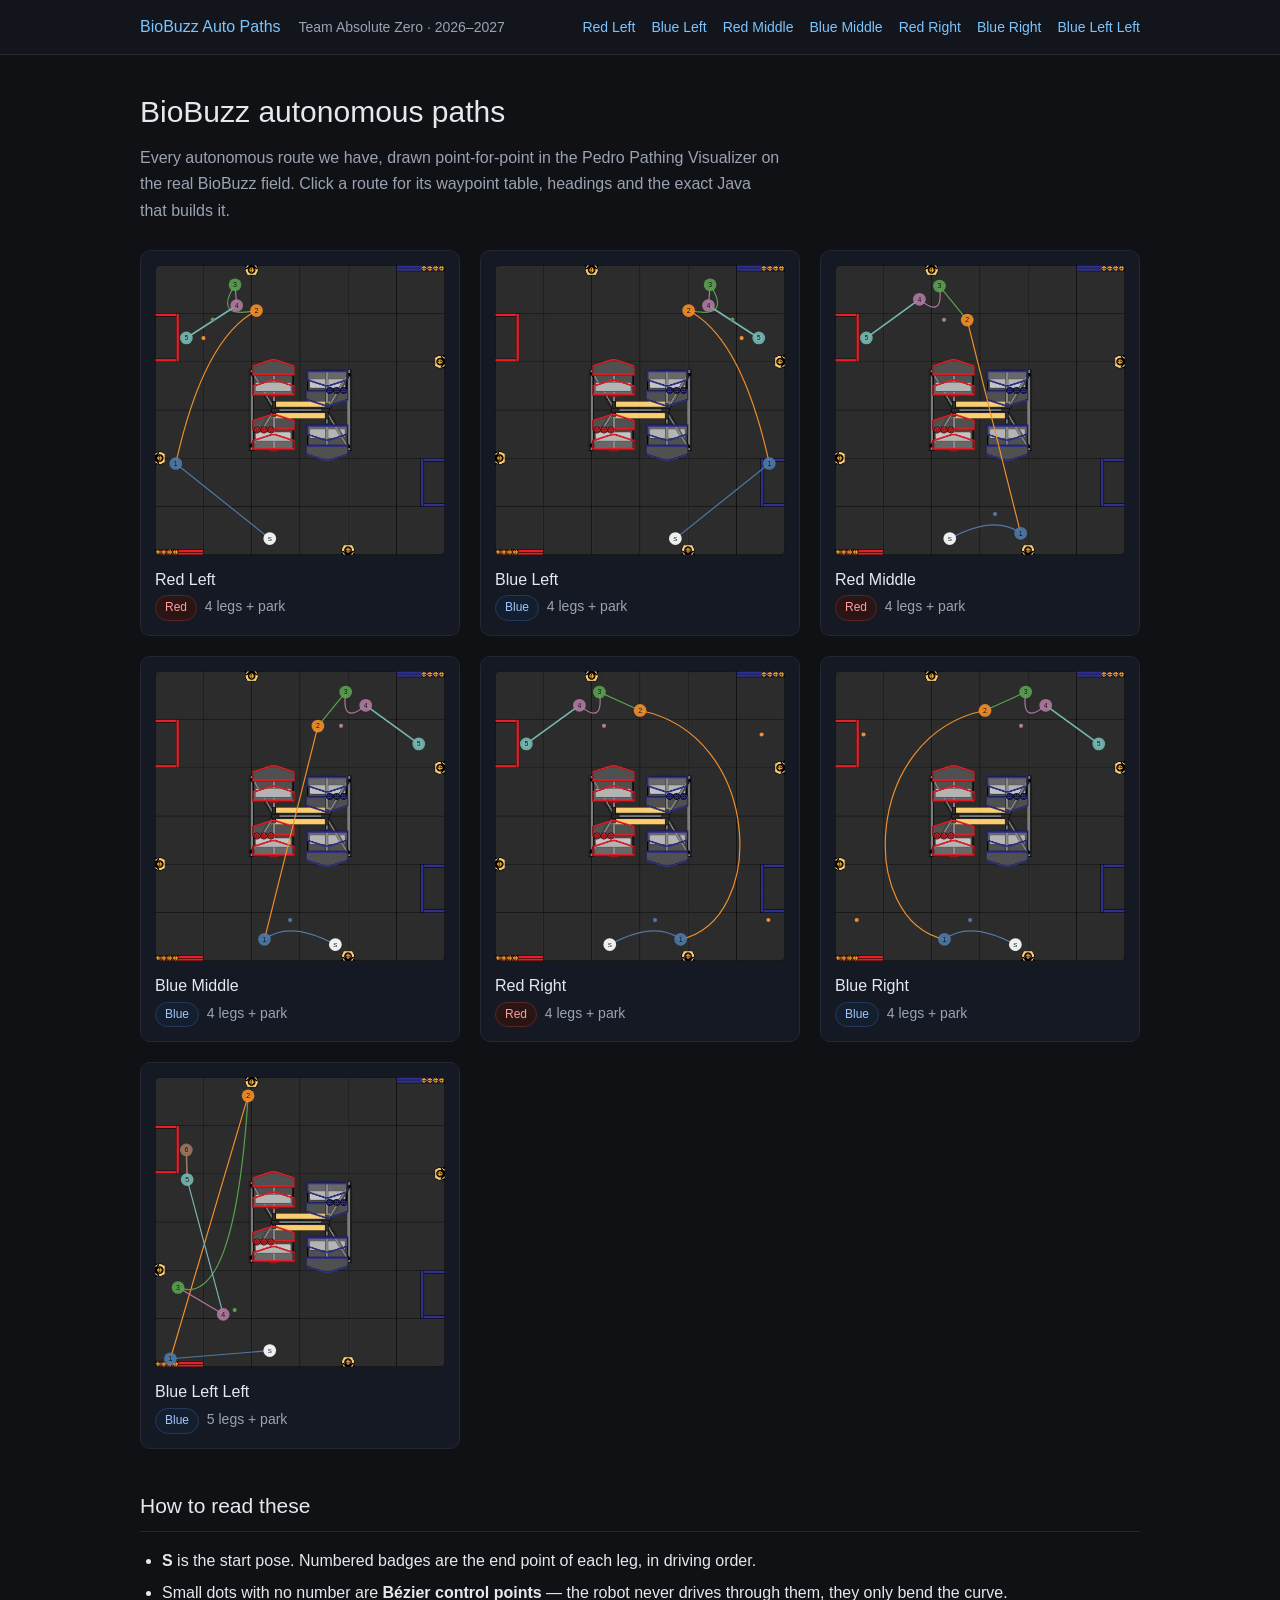
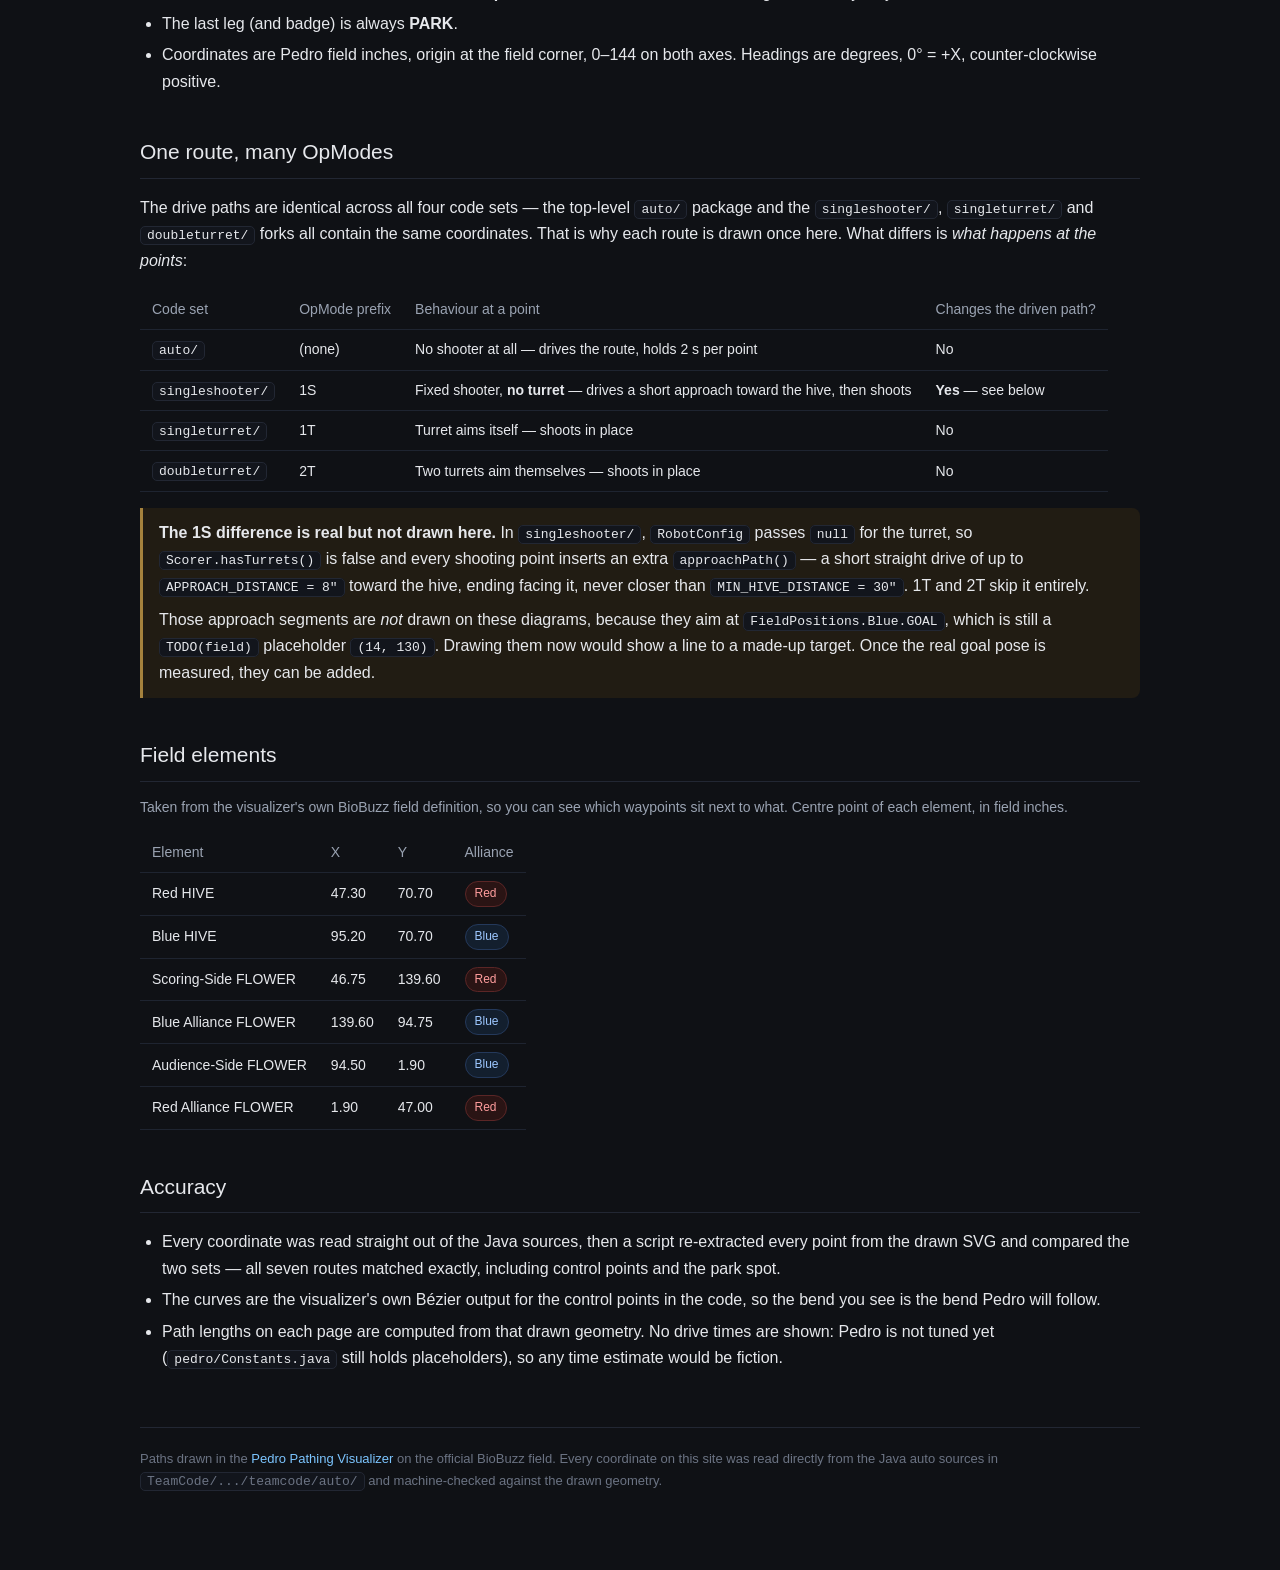
<file: index.html>
<!DOCTYPE html>
<html lang="en">
<head>
<meta charset="utf-8">
<meta name="viewport" content="width=device-width, initial-scale=1">
<title>BioBuzz Auto Paths — Team Absolute Zero</title>
<meta name="description" content="Every BioBuzz autonomous route drawn on the field with waypoints, headings and source.">
<link rel="stylesheet" href="style.css">
</head>
<body>
<header class="top"><div class="wrap">
<strong><a href="index.html">BioBuzz Auto Paths</a></strong>
<span class="muted small">Team Absolute Zero &middot; 2026&ndash;2027</span>
<nav><a href="red-left.html">Red Left</a><a href="blue-left.html">Blue Left</a><a href="red-middle.html">Red Middle</a><a href="blue-middle.html">Blue Middle</a><a href="red-right.html">Red Right</a><a href="blue-right.html">Blue Right</a><a href="blue-left-left.html">Blue Left Left</a></nav>
</div></header>
<div class="wrap">

<h1>BioBuzz autonomous paths</h1>
<p class="lede">Every autonomous route we have, drawn point-for-point in the Pedro Pathing
Visualizer on the real BioBuzz field. Click a route for its waypoint table, headings and
the exact Java that builds it.</p>

<div class="grid"><a class="card" href="red-left.html"><div class="field"><img src="assets/biobuzz-dark.webp" alt="BioBuzz field"><svg viewBox="0 0 141.5 141.5" xmlns="http://www.w3.org/2000/svg" aria-hidden="true"><g transform="matrix(1 0 0 -1 0 141.5)"><g opacity="1"><path fill="none" id="line-1" d="M 56 8 L 10.1435 44.6472" stroke="#4e79a7" stroke-width="0.57" stroke-linecap="round"></path><path fill="none" id="line-2" d="M 10.1435 44.6472 C 19.155833333333334 85.4318 32.283 110.30806666666666 49.525 119.276" stroke="#f28e2b" stroke-width="0.57" stroke-linecap="round"></path><path fill="none" id="line-3" d="M 49.525 119.276 C 35.31386666666667 116.37226666666666 31.820033333333335 120.56486666666667 39.0435 131.8538" stroke="#59a14f" stroke-width="0.57" stroke-linecap="round"></path><path fill="none" id="line-4" d="M 39.0435 131.8538 L 39.8546 121.7491" stroke="#b07aa1" stroke-width="0.57" stroke-linecap="round"></path><path fill="none" id="line-5" d="M 39.8546 121.7491 L 15.3 105.9" stroke="#76b7b2" stroke-width="0.78375" stroke-linecap="round"></path></g><g opacity="1"><circle id="point-0-0" cx="56" cy="8" r="1" fill="#4e79a7"></circle><g id="point-1-0"><circle cx="10.1435" cy="44.6472" r="1" fill="#4e79a7"></circle></g><g id="point-2-0"><circle cx="49.525" cy="119.276" r="1" fill="#f28e2b"></circle></g><g id="point-2-1"><circle cx="23.662" cy="105.8241" r="1" fill="#f28e2b"></circle></g><g id="point-3-0"><circle cx="39.0435" cy="131.8538" r="1" fill="#59a14f"></circle></g><g id="point-3-1"><circle cx="28.2083" cy="114.9204" r="1" fill="#59a14f"></circle></g><g id="point-4-0"><circle cx="39.8546" cy="121.7491" r="1" fill="#b07aa1"></circle></g><g id="point-5-0"><circle cx="15.3" cy="105.9" r="1.75" fill="#76b7b2"></circle></g></g><g transform="translate(10.1435,44.6472) scale(1,-1)"><circle cx="0" cy="0" r="3.1" fill="#4e79a7" fill-opacity="0.9"/><text x="0" y="1.15" text-anchor="middle" font-size="3.4" font-weight="500" fill="#0f1115" font-family="sans-serif">1</text></g><g transform="translate(49.5250,119.2760) scale(1,-1)"><circle cx="0" cy="0" r="3.1" fill="#f28e2b" fill-opacity="0.9"/><text x="0" y="1.15" text-anchor="middle" font-size="3.4" font-weight="500" fill="#0f1115" font-family="sans-serif">2</text></g><g transform="translate(39.0435,131.8538) scale(1,-1)"><circle cx="0" cy="0" r="3.1" fill="#59a14f" fill-opacity="0.9"/><text x="0" y="1.15" text-anchor="middle" font-size="3.4" font-weight="500" fill="#0f1115" font-family="sans-serif">3</text></g><g transform="translate(39.8546,121.7491) scale(1,-1)"><circle cx="0" cy="0" r="3.1" fill="#b07aa1" fill-opacity="0.9"/><text x="0" y="1.15" text-anchor="middle" font-size="3.4" font-weight="500" fill="#0f1115" font-family="sans-serif">4</text></g><g transform="translate(15.3000,105.9000) scale(1,-1)"><circle cx="0" cy="0" r="3.1" fill="#76b7b2" fill-opacity="0.9"/><text x="0" y="1.15" text-anchor="middle" font-size="3.4" font-weight="500" fill="#0f1115" font-family="sans-serif">5</text></g><g transform="translate(56.0000,8.0000) scale(1,-1)"><circle cx="0" cy="0" r="3.1" fill="#ffffff" fill-opacity="0.92"/><text x="0" y="1.15" text-anchor="middle" font-size="3" font-weight="500" fill="#0f1115" font-family="sans-serif">S</text></g></g></svg></div><h3>Red Left</h3><div class="small muted"><span class="tag red">Red</span> &nbsp;4 legs + park</div></a><a class="card" href="blue-left.html"><div class="field"><img src="assets/biobuzz-dark.webp" alt="BioBuzz field"><svg viewBox="0 0 141.5 141.5" xmlns="http://www.w3.org/2000/svg" aria-hidden="true"><g transform="matrix(1 0 0 -1 0 141.5)"><g opacity="1"><path fill="none" id="line-1" d="M 88 8 L 133.8565 44.6472" stroke="#4e79a7" stroke-width="0.57" stroke-linecap="round"></path><path fill="none" id="line-2" d="M 133.8565 44.6472 C 124.84416666666667 85.4318 111.71699999999998 110.30806666666666 94.475 119.276" stroke="#f28e2b" stroke-width="0.57" stroke-linecap="round"></path><path fill="none" id="line-3" d="M 94.475 119.276 C 108.68613333333333 116.37226666666666 112.17996666666667 120.56486666666667 104.9565 131.8538" stroke="#59a14f" stroke-width="0.57" stroke-linecap="round"></path><path fill="none" id="line-4" d="M 104.9565 131.8538 L 104.1454 121.7491" stroke="#b07aa1" stroke-width="0.57" stroke-linecap="round"></path><path fill="none" id="line-5" d="M 104.1454 121.7491 L 128.7 105.9" stroke="#76b7b2" stroke-width="0.78375" stroke-linecap="round"></path></g><g opacity="1"><circle id="point-0-0" cx="88" cy="8" r="1" fill="#4e79a7"></circle><g id="point-1-0"><circle cx="133.8565" cy="44.6472" r="1" fill="#4e79a7"></circle></g><g id="point-2-0"><circle cx="94.475" cy="119.276" r="1" fill="#f28e2b"></circle></g><g id="point-2-1"><circle cx="120.338" cy="105.8241" r="1" fill="#f28e2b"></circle></g><g id="point-3-0"><circle cx="104.9565" cy="131.8538" r="1" fill="#59a14f"></circle></g><g id="point-3-1"><circle cx="115.7917" cy="114.9204" r="1" fill="#59a14f"></circle></g><g id="point-4-0"><circle cx="104.1454" cy="121.7491" r="1" fill="#b07aa1"></circle></g><g id="point-5-0"><circle cx="128.7" cy="105.9" r="1.75" fill="#76b7b2"></circle></g></g><g transform="translate(133.8565,44.6472) scale(1,-1)"><circle cx="0" cy="0" r="3.1" fill="#4e79a7" fill-opacity="0.9"/><text x="0" y="1.15" text-anchor="middle" font-size="3.4" font-weight="500" fill="#0f1115" font-family="sans-serif">1</text></g><g transform="translate(94.4750,119.2760) scale(1,-1)"><circle cx="0" cy="0" r="3.1" fill="#f28e2b" fill-opacity="0.9"/><text x="0" y="1.15" text-anchor="middle" font-size="3.4" font-weight="500" fill="#0f1115" font-family="sans-serif">2</text></g><g transform="translate(104.9565,131.8538) scale(1,-1)"><circle cx="0" cy="0" r="3.1" fill="#59a14f" fill-opacity="0.9"/><text x="0" y="1.15" text-anchor="middle" font-size="3.4" font-weight="500" fill="#0f1115" font-family="sans-serif">3</text></g><g transform="translate(104.1454,121.7491) scale(1,-1)"><circle cx="0" cy="0" r="3.1" fill="#b07aa1" fill-opacity="0.9"/><text x="0" y="1.15" text-anchor="middle" font-size="3.4" font-weight="500" fill="#0f1115" font-family="sans-serif">4</text></g><g transform="translate(128.7000,105.9000) scale(1,-1)"><circle cx="0" cy="0" r="3.1" fill="#76b7b2" fill-opacity="0.9"/><text x="0" y="1.15" text-anchor="middle" font-size="3.4" font-weight="500" fill="#0f1115" font-family="sans-serif">5</text></g><g transform="translate(88.0000,8.0000) scale(1,-1)"><circle cx="0" cy="0" r="3.1" fill="#ffffff" fill-opacity="0.92"/><text x="0" y="1.15" text-anchor="middle" font-size="3" font-weight="500" fill="#0f1115" font-family="sans-serif">S</text></g></g></svg></div><h3>Blue Left</h3><div class="small muted"><span class="tag blue">Blue</span> &nbsp;4 legs + park</div></a><a class="card" href="red-middle.html"><div class="field"><img src="assets/biobuzz-dark.webp" alt="BioBuzz field"><svg viewBox="0 0 141.5 141.5" xmlns="http://www.w3.org/2000/svg" aria-hidden="true"><g transform="matrix(1 0 0 -1 0 141.5)"><g opacity="1"><path fill="none" id="line-1" d="M 56 8 C 70.72466666666666 15.975933333333332 82.2543 16.83673333333333 90.5889 10.5824" stroke="#4e79a7" stroke-width="0.57" stroke-linecap="round"></path><path fill="none" id="line-2" d="M 90.5889 10.5824 L 64.5074 114.6426" stroke="#f28e2b" stroke-width="0.57" stroke-linecap="round"></path><path fill="none" id="line-3" d="M 64.5074 114.6426 L 50.962 131.1991" stroke="#59a14f" stroke-width="0.57" stroke-linecap="round"></path><path fill="none" id="line-4" d="M 50.962 131.1991 C 52.452733333333335 120.22189999999999 49.194399999999995 118.0722 41.187 124.75" stroke="#b07aa1" stroke-width="0.57" stroke-linecap="round"></path><path fill="none" id="line-5" d="M 41.187 124.75 L 15.3 105.9" stroke="#76b7b2" stroke-width="0.78375" stroke-linecap="round"></path></g><g opacity="1"><circle id="point-0-0" cx="56" cy="8" r="1" fill="#4e79a7"></circle><g id="point-1-0"><circle cx="90.5889" cy="10.5824" r="1" fill="#4e79a7"></circle></g><g id="point-1-1"><circle cx="78.087" cy="19.9639" r="1" fill="#4e79a7"></circle></g><g id="point-2-0"><circle cx="64.5074" cy="114.6426" r="1" fill="#f28e2b"></circle></g><g id="point-3-0"><circle cx="50.962" cy="131.1991" r="1" fill="#59a14f"></circle></g><g id="point-4-0"><circle cx="41.187" cy="124.75" r="1" fill="#b07aa1"></circle></g><g id="point-4-1"><circle cx="53.1981" cy="114.7333" r="1" fill="#b07aa1"></circle></g><g id="point-5-0"><circle cx="15.3" cy="105.9" r="1.75" fill="#76b7b2"></circle></g></g><g transform="translate(90.5889,10.5824) scale(1,-1)"><circle cx="0" cy="0" r="3.1" fill="#4e79a7" fill-opacity="0.9"/><text x="0" y="1.15" text-anchor="middle" font-size="3.4" font-weight="500" fill="#0f1115" font-family="sans-serif">1</text></g><g transform="translate(64.5074,114.6426) scale(1,-1)"><circle cx="0" cy="0" r="3.1" fill="#f28e2b" fill-opacity="0.9"/><text x="0" y="1.15" text-anchor="middle" font-size="3.4" font-weight="500" fill="#0f1115" font-family="sans-serif">2</text></g><g transform="translate(50.9620,131.1991) scale(1,-1)"><circle cx="0" cy="0" r="3.1" fill="#59a14f" fill-opacity="0.9"/><text x="0" y="1.15" text-anchor="middle" font-size="3.4" font-weight="500" fill="#0f1115" font-family="sans-serif">3</text></g><g transform="translate(41.1870,124.7500) scale(1,-1)"><circle cx="0" cy="0" r="3.1" fill="#b07aa1" fill-opacity="0.9"/><text x="0" y="1.15" text-anchor="middle" font-size="3.4" font-weight="500" fill="#0f1115" font-family="sans-serif">4</text></g><g transform="translate(15.3000,105.9000) scale(1,-1)"><circle cx="0" cy="0" r="3.1" fill="#76b7b2" fill-opacity="0.9"/><text x="0" y="1.15" text-anchor="middle" font-size="3.4" font-weight="500" fill="#0f1115" font-family="sans-serif">5</text></g><g transform="translate(56.0000,8.0000) scale(1,-1)"><circle cx="0" cy="0" r="3.1" fill="#ffffff" fill-opacity="0.92"/><text x="0" y="1.15" text-anchor="middle" font-size="3" font-weight="500" fill="#0f1115" font-family="sans-serif">S</text></g></g></svg></div><h3>Red Middle</h3><div class="small muted"><span class="tag red">Red</span> &nbsp;4 legs + park</div></a><a class="card" href="blue-middle.html"><div class="field"><img src="assets/biobuzz-dark.webp" alt="BioBuzz field"><svg viewBox="0 0 141.5 141.5" xmlns="http://www.w3.org/2000/svg" aria-hidden="true"><g transform="matrix(1 0 0 -1 0 141.5)"><g opacity="1"><path fill="none" id="line-1" d="M 88 8 C 73.27533333333334 15.975933333333332 61.7457 16.83673333333333 53.4111 10.5824" stroke="#4e79a7" stroke-width="0.57" stroke-linecap="round"></path><path fill="none" id="line-2" d="M 53.4111 10.5824 L 79.4926 114.6426" stroke="#f28e2b" stroke-width="0.57" stroke-linecap="round"></path><path fill="none" id="line-3" d="M 79.4926 114.6426 L 93.038 131.1991" stroke="#59a14f" stroke-width="0.57" stroke-linecap="round"></path><path fill="none" id="line-4" d="M 93.038 131.1991 C 91.54726666666667 120.22189999999999 94.8056 118.0722 102.813 124.75" stroke="#b07aa1" stroke-width="0.57" stroke-linecap="round"></path><path fill="none" id="line-5" d="M 102.813 124.75 L 128.7 105.9" stroke="#76b7b2" stroke-width="0.78375" stroke-linecap="round"></path></g><g opacity="1"><circle id="point-0-0" cx="88" cy="8" r="1" fill="#4e79a7"></circle><g id="point-1-0"><circle cx="53.4111" cy="10.5824" r="1" fill="#4e79a7"></circle></g><g id="point-1-1"><circle cx="65.913" cy="19.9639" r="1" fill="#4e79a7"></circle></g><g id="point-2-0"><circle cx="79.4926" cy="114.6426" r="1" fill="#f28e2b"></circle></g><g id="point-3-0"><circle cx="93.038" cy="131.1991" r="1" fill="#59a14f"></circle></g><g id="point-4-0"><circle cx="102.813" cy="124.75" r="1" fill="#b07aa1"></circle></g><g id="point-4-1"><circle cx="90.8019" cy="114.7333" r="1" fill="#b07aa1"></circle></g><g id="point-5-0"><circle cx="128.7" cy="105.9" r="1.75" fill="#76b7b2"></circle></g></g><g transform="translate(53.4111,10.5824) scale(1,-1)"><circle cx="0" cy="0" r="3.1" fill="#4e79a7" fill-opacity="0.9"/><text x="0" y="1.15" text-anchor="middle" font-size="3.4" font-weight="500" fill="#0f1115" font-family="sans-serif">1</text></g><g transform="translate(79.4926,114.6426) scale(1,-1)"><circle cx="0" cy="0" r="3.1" fill="#f28e2b" fill-opacity="0.9"/><text x="0" y="1.15" text-anchor="middle" font-size="3.4" font-weight="500" fill="#0f1115" font-family="sans-serif">2</text></g><g transform="translate(93.0380,131.1991) scale(1,-1)"><circle cx="0" cy="0" r="3.1" fill="#59a14f" fill-opacity="0.9"/><text x="0" y="1.15" text-anchor="middle" font-size="3.4" font-weight="500" fill="#0f1115" font-family="sans-serif">3</text></g><g transform="translate(102.8130,124.7500) scale(1,-1)"><circle cx="0" cy="0" r="3.1" fill="#b07aa1" fill-opacity="0.9"/><text x="0" y="1.15" text-anchor="middle" font-size="3.4" font-weight="500" fill="#0f1115" font-family="sans-serif">4</text></g><g transform="translate(128.7000,105.9000) scale(1,-1)"><circle cx="0" cy="0" r="3.1" fill="#76b7b2" fill-opacity="0.9"/><text x="0" y="1.15" text-anchor="middle" font-size="3.4" font-weight="500" fill="#0f1115" font-family="sans-serif">5</text></g><g transform="translate(88.0000,8.0000) scale(1,-1)"><circle cx="0" cy="0" r="3.1" fill="#ffffff" fill-opacity="0.92"/><text x="0" y="1.15" text-anchor="middle" font-size="3" font-weight="500" fill="#0f1115" font-family="sans-serif">S</text></g></g></svg></div><h3>Blue Middle</h3><div class="small muted"><span class="tag blue">Blue</span> &nbsp;4 legs + park</div></a><a class="card" href="red-right.html"><div class="field"><img src="assets/biobuzz-dark.webp" alt="BioBuzz field"><svg viewBox="0 0 141.5 141.5" xmlns="http://www.w3.org/2000/svg" aria-hidden="true"><g transform="matrix(1 0 0 -1 0 141.5)"><g opacity="1"><path fill="none" id="line-1" d="M 56 8 C 70.72466666666666 15.975933333333332 82.2543 16.83673333333333 90.5889 10.5824" stroke="#4e79a7" stroke-width="0.57" stroke-linecap="round"></path><path fill="none" id="line-2" d="M 90.5889 10.5824 C 133.4019 20.0417 130.0759 110.5352 70.7963 122.2417" stroke="#f28e2b" stroke-width="0.57" stroke-linecap="round"></path><path fill="none" id="line-3" d="M 70.7963 122.2417 L 50.962 131.1991" stroke="#59a14f" stroke-width="0.57" stroke-linecap="round"></path><path fill="none" id="line-4" d="M 50.962 131.1991 C 52.452733333333335 120.22189999999999 49.194399999999995 118.0722 41.187 124.75" stroke="#b07aa1" stroke-width="0.57" stroke-linecap="round"></path><path fill="none" id="line-5" d="M 41.187 124.75 L 15.3 105.9" stroke="#76b7b2" stroke-width="0.78375" stroke-linecap="round"></path></g><g opacity="1"><circle id="point-0-0" cx="56" cy="8" r="1" fill="#4e79a7"></circle><g id="point-1-0"><circle cx="90.5889" cy="10.5824" r="1" fill="#4e79a7"></circle></g><g id="point-1-1"><circle cx="78.087" cy="19.9639" r="1" fill="#4e79a7"></circle></g><g id="point-2-0"><circle cx="70.7963" cy="122.2417" r="1" fill="#f28e2b"></circle></g><g id="point-2-1"><circle cx="133.4019" cy="20.0417" r="1" fill="#f28e2b"></circle></g><g id="point-2-2"><circle cx="130.0759" cy="110.5352" r="1" fill="#f28e2b"></circle></g><g id="point-3-0"><circle cx="50.962" cy="131.1991" r="1" fill="#59a14f"></circle></g><g id="point-4-0"><circle cx="41.187" cy="124.75" r="1" fill="#b07aa1"></circle></g><g id="point-4-1"><circle cx="53.1981" cy="114.7333" r="1" fill="#b07aa1"></circle></g><g id="point-5-0"><circle cx="15.3" cy="105.9" r="1.75" fill="#76b7b2"></circle></g></g><g transform="translate(90.5889,10.5824) scale(1,-1)"><circle cx="0" cy="0" r="3.1" fill="#4e79a7" fill-opacity="0.9"/><text x="0" y="1.15" text-anchor="middle" font-size="3.4" font-weight="500" fill="#0f1115" font-family="sans-serif">1</text></g><g transform="translate(70.7963,122.2417) scale(1,-1)"><circle cx="0" cy="0" r="3.1" fill="#f28e2b" fill-opacity="0.9"/><text x="0" y="1.15" text-anchor="middle" font-size="3.4" font-weight="500" fill="#0f1115" font-family="sans-serif">2</text></g><g transform="translate(50.9620,131.1991) scale(1,-1)"><circle cx="0" cy="0" r="3.1" fill="#59a14f" fill-opacity="0.9"/><text x="0" y="1.15" text-anchor="middle" font-size="3.4" font-weight="500" fill="#0f1115" font-family="sans-serif">3</text></g><g transform="translate(41.1870,124.7500) scale(1,-1)"><circle cx="0" cy="0" r="3.1" fill="#b07aa1" fill-opacity="0.9"/><text x="0" y="1.15" text-anchor="middle" font-size="3.4" font-weight="500" fill="#0f1115" font-family="sans-serif">4</text></g><g transform="translate(15.3000,105.9000) scale(1,-1)"><circle cx="0" cy="0" r="3.1" fill="#76b7b2" fill-opacity="0.9"/><text x="0" y="1.15" text-anchor="middle" font-size="3.4" font-weight="500" fill="#0f1115" font-family="sans-serif">5</text></g><g transform="translate(56.0000,8.0000) scale(1,-1)"><circle cx="0" cy="0" r="3.1" fill="#ffffff" fill-opacity="0.92"/><text x="0" y="1.15" text-anchor="middle" font-size="3" font-weight="500" fill="#0f1115" font-family="sans-serif">S</text></g></g></svg></div><h3>Red Right</h3><div class="small muted"><span class="tag red">Red</span> &nbsp;4 legs + park</div></a><a class="card" href="blue-right.html"><div class="field"><img src="assets/biobuzz-dark.webp" alt="BioBuzz field"><svg viewBox="0 0 141.5 141.5" xmlns="http://www.w3.org/2000/svg" aria-hidden="true"><g transform="matrix(1 0 0 -1 0 141.5)"><g opacity="1"><path fill="none" id="line-1" d="M 88 8 C 73.27533333333334 15.975933333333332 61.7457 16.83673333333333 53.4111 10.5824" stroke="#4e79a7" stroke-width="0.57" stroke-linecap="round"></path><path fill="none" id="line-2" d="M 53.4111 10.5824 C 10.5981 20.0417 13.9241 110.5352 73.2037 122.2417" stroke="#f28e2b" stroke-width="0.57" stroke-linecap="round"></path><path fill="none" id="line-3" d="M 73.2037 122.2417 L 93.038 131.1991" stroke="#59a14f" stroke-width="0.57" stroke-linecap="round"></path><path fill="none" id="line-4" d="M 93.038 131.1991 C 91.54726666666667 120.22189999999999 94.8056 118.0722 102.813 124.75" stroke="#b07aa1" stroke-width="0.57" stroke-linecap="round"></path><path fill="none" id="line-5" d="M 102.813 124.75 L 128.7 105.9" stroke="#76b7b2" stroke-width="0.78375" stroke-linecap="round"></path></g><g opacity="1"><circle id="point-0-0" cx="88" cy="8" r="1" fill="#4e79a7"></circle><g id="point-1-0"><circle cx="53.4111" cy="10.5824" r="1" fill="#4e79a7"></circle></g><g id="point-1-1"><circle cx="65.913" cy="19.9639" r="1" fill="#4e79a7"></circle></g><g id="point-2-0"><circle cx="73.2037" cy="122.2417" r="1" fill="#f28e2b"></circle></g><g id="point-2-1"><circle cx="10.5981" cy="20.0417" r="1" fill="#f28e2b"></circle></g><g id="point-2-2"><circle cx="13.9241" cy="110.5352" r="1" fill="#f28e2b"></circle></g><g id="point-3-0"><circle cx="93.038" cy="131.1991" r="1" fill="#59a14f"></circle></g><g id="point-4-0"><circle cx="102.813" cy="124.75" r="1" fill="#b07aa1"></circle></g><g id="point-4-1"><circle cx="90.8019" cy="114.7333" r="1" fill="#b07aa1"></circle></g><g id="point-5-0"><circle cx="128.7" cy="105.9" r="1.75" fill="#76b7b2"></circle></g></g><g transform="translate(53.4111,10.5824) scale(1,-1)"><circle cx="0" cy="0" r="3.1" fill="#4e79a7" fill-opacity="0.9"/><text x="0" y="1.15" text-anchor="middle" font-size="3.4" font-weight="500" fill="#0f1115" font-family="sans-serif">1</text></g><g transform="translate(73.2037,122.2417) scale(1,-1)"><circle cx="0" cy="0" r="3.1" fill="#f28e2b" fill-opacity="0.9"/><text x="0" y="1.15" text-anchor="middle" font-size="3.4" font-weight="500" fill="#0f1115" font-family="sans-serif">2</text></g><g transform="translate(93.0380,131.1991) scale(1,-1)"><circle cx="0" cy="0" r="3.1" fill="#59a14f" fill-opacity="0.9"/><text x="0" y="1.15" text-anchor="middle" font-size="3.4" font-weight="500" fill="#0f1115" font-family="sans-serif">3</text></g><g transform="translate(102.8130,124.7500) scale(1,-1)"><circle cx="0" cy="0" r="3.1" fill="#b07aa1" fill-opacity="0.9"/><text x="0" y="1.15" text-anchor="middle" font-size="3.4" font-weight="500" fill="#0f1115" font-family="sans-serif">4</text></g><g transform="translate(128.7000,105.9000) scale(1,-1)"><circle cx="0" cy="0" r="3.1" fill="#76b7b2" fill-opacity="0.9"/><text x="0" y="1.15" text-anchor="middle" font-size="3.4" font-weight="500" fill="#0f1115" font-family="sans-serif">5</text></g><g transform="translate(88.0000,8.0000) scale(1,-1)"><circle cx="0" cy="0" r="3.1" fill="#ffffff" fill-opacity="0.92"/><text x="0" y="1.15" text-anchor="middle" font-size="3" font-weight="500" fill="#0f1115" font-family="sans-serif">S</text></g></g></svg></div><h3>Blue Right</h3><div class="small muted"><span class="tag blue">Blue</span> &nbsp;4 legs + park</div></a><a class="card" href="blue-left-left.html"><div class="field"><img src="assets/biobuzz-dark.webp" alt="BioBuzz field"><svg viewBox="0 0 141.5 141.5" xmlns="http://www.w3.org/2000/svg" aria-hidden="true"><g transform="matrix(1 0 0 -1 0 141.5)"><g opacity="1"><path fill="none" id="line-1" d="M 56 8 L 7.5231 4.0315" stroke="#4e79a7" stroke-width="0.57" stroke-linecap="round"></path><path fill="none" id="line-2" d="M 7.5231 4.0315 L 45.4278 132.2954" stroke="#f28e2b" stroke-width="0.57" stroke-linecap="round"></path><path fill="none" id="line-3" d="M 45.4278 132.2954 C 41.0562 62.63980000000001 29.662066666666664 31.469733333333338 11.2454 38.7852" stroke="#59a14f" stroke-width="0.57" stroke-linecap="round"></path><path fill="none" id="line-4" d="M 11.2454 38.7852 L 33.2991 25.6787" stroke="#b07aa1" stroke-width="0.57" stroke-linecap="round"></path><path fill="none" id="line-5" d="M 33.2991 25.6787 L 15.6991 91.4444" stroke="#76b7b2" stroke-width="0.57" stroke-linecap="round"></path><path fill="none" id="line-6" d="M 15.6991 91.4444 L 15.3 105.9" stroke="#9c755f" stroke-width="0.78375" stroke-linecap="round"></path></g><g opacity="1"><circle id="point-0-0" cx="56" cy="8" r="1" fill="#4e79a7"></circle><g id="point-1-0"><circle cx="7.5231" cy="4.0315" r="1" fill="#4e79a7"></circle></g><g id="point-2-0"><circle cx="45.4278" cy="132.2954" r="1" fill="#f28e2b"></circle></g><g id="point-3-0"><circle cx="11.2454" cy="38.7852" r="1" fill="#59a14f"></circle></g><g id="point-3-1"><circle cx="38.8704" cy="27.812" r="1" fill="#59a14f"></circle></g><g id="point-4-0"><circle cx="33.2991" cy="25.6787" r="1" fill="#b07aa1"></circle></g><g id="point-5-0"><circle cx="15.6991" cy="91.4444" r="1" fill="#76b7b2"></circle></g><g id="point-6-0"><circle cx="15.3" cy="105.9" r="1.75" fill="#9c755f"></circle></g></g><g transform="translate(7.5231,4.0315) scale(1,-1)"><circle cx="0" cy="0" r="3.1" fill="#4e79a7" fill-opacity="0.9"/><text x="0" y="1.15" text-anchor="middle" font-size="3.4" font-weight="500" fill="#0f1115" font-family="sans-serif">1</text></g><g transform="translate(45.4278,132.2954) scale(1,-1)"><circle cx="0" cy="0" r="3.1" fill="#f28e2b" fill-opacity="0.9"/><text x="0" y="1.15" text-anchor="middle" font-size="3.4" font-weight="500" fill="#0f1115" font-family="sans-serif">2</text></g><g transform="translate(11.2454,38.7852) scale(1,-1)"><circle cx="0" cy="0" r="3.1" fill="#59a14f" fill-opacity="0.9"/><text x="0" y="1.15" text-anchor="middle" font-size="3.4" font-weight="500" fill="#0f1115" font-family="sans-serif">3</text></g><g transform="translate(33.2991,25.6787) scale(1,-1)"><circle cx="0" cy="0" r="3.1" fill="#b07aa1" fill-opacity="0.9"/><text x="0" y="1.15" text-anchor="middle" font-size="3.4" font-weight="500" fill="#0f1115" font-family="sans-serif">4</text></g><g transform="translate(15.6991,91.4444) scale(1,-1)"><circle cx="0" cy="0" r="3.1" fill="#76b7b2" fill-opacity="0.9"/><text x="0" y="1.15" text-anchor="middle" font-size="3.4" font-weight="500" fill="#0f1115" font-family="sans-serif">5</text></g><g transform="translate(15.3000,105.9000) scale(1,-1)"><circle cx="0" cy="0" r="3.1" fill="#9c755f" fill-opacity="0.9"/><text x="0" y="1.15" text-anchor="middle" font-size="3.4" font-weight="500" fill="#0f1115" font-family="sans-serif">6</text></g><g transform="translate(56.0000,8.0000) scale(1,-1)"><circle cx="0" cy="0" r="3.1" fill="#ffffff" fill-opacity="0.92"/><text x="0" y="1.15" text-anchor="middle" font-size="3" font-weight="500" fill="#0f1115" font-family="sans-serif">S</text></g></g></svg></div><h3>Blue Left Left</h3><div class="small muted"><span class="tag blue">Blue</span> &nbsp;5 legs + park</div></a></div>

<h2>How to read these</h2>
<ul>
<li><strong>S</strong> is the start pose. Numbered badges are the end point of each leg, in driving order.</li>
<li>Small dots with no number are <strong>B&eacute;zier control points</strong> &mdash; the robot never drives
    through them, they only bend the curve.</li>
<li>The last leg (and badge) is always <strong>PARK</strong>.</li>
<li>Coordinates are Pedro field inches, origin at the field corner, 0&ndash;144 on both axes.
    Headings are degrees, 0&deg; = +X, counter-clockwise positive.</li>
</ul>

<h2>One route, many OpModes</h2>
<p>The drive paths are identical across all four code sets &mdash; the top-level
<code>auto/</code> package and the <code>singleshooter/</code>, <code>singleturret/</code> and
<code>doubleturret/</code> forks all contain the same coordinates. That is why each route is
drawn once here. What differs is <em>what happens at the points</em>:</p>
<table>
<thead><tr><th>Code set</th><th>OpMode prefix</th><th>Behaviour at a point</th><th>Changes the driven path?</th></tr></thead>
<tbody>
<tr><td><code>auto/</code></td><td>(none)</td><td>No shooter at all &mdash; drives the route, holds 2 s per point</td><td>No</td></tr>
<tr><td><code>singleshooter/</code></td><td>1S</td><td>Fixed shooter, <strong>no turret</strong> &mdash; drives a short approach toward the hive, then shoots</td><td><strong>Yes</strong> &mdash; see below</td></tr>
<tr><td><code>singleturret/</code></td><td>1T</td><td>Turret aims itself &mdash; shoots in place</td><td>No</td></tr>
<tr><td><code>doubleturret/</code></td><td>2T</td><td>Two turrets aim themselves &mdash; shoots in place</td><td>No</td></tr>
</tbody>
</table>

<div class="note warn">
<p><strong>The 1S difference is real but not drawn here.</strong> In
<code>singleshooter/</code>, <code>RobotConfig</code> passes <code>null</code> for the turret, so
<code>Scorer.hasTurrets()</code> is false and every shooting point inserts an extra
<code>approachPath()</code> &mdash; a short straight drive of up to
<code>APPROACH_DISTANCE = 8&quot;</code> toward the hive, ending facing it, never closer than
<code>MIN_HIVE_DISTANCE = 30&quot;</code>. 1T and 2T skip it entirely.</p>
<p>Those approach segments are <em>not</em> drawn on these diagrams, because they aim at
<code>FieldPositions.Blue.GOAL</code>, which is still a <code>TODO(field)</code> placeholder
<code>(14, 130)</code>. Drawing them now would show a line to a made-up target. Once the real goal
pose is measured, they can be added.</p>
</div>

<h2>Field elements</h2>
<p class="small muted">Taken from the visualizer's own BioBuzz field definition, so you can see
which waypoints sit next to what. Centre point of each element, in field inches.</p>
<table>
<thead><tr><th>Element</th><th>X</th><th>Y</th><th>Alliance</th></tr></thead>
<tbody><tr><td>Red HIVE</td><td>47.30</td><td>70.70</td><td><span class='tag red'>Red</span></td></tr><tr><td>Blue HIVE</td><td>95.20</td><td>70.70</td><td><span class='tag blue'>Blue</span></td></tr><tr><td>Scoring-Side FLOWER</td><td>46.75</td><td>139.60</td><td><span class='tag red'>Red</span></td></tr><tr><td>Blue Alliance FLOWER</td><td>139.60</td><td>94.75</td><td><span class='tag blue'>Blue</span></td></tr><tr><td>Audience-Side FLOWER</td><td>94.50</td><td>1.90</td><td><span class='tag blue'>Blue</span></td></tr><tr><td>Red Alliance FLOWER</td><td>1.90</td><td>47.00</td><td><span class='tag red'>Red</span></td></tr></tbody>
</table>

<h2>Accuracy</h2>
<ul>
<li>Every coordinate was read straight out of the Java sources, then a script re-extracted
    every point from the drawn SVG and compared the two sets &mdash; all seven routes matched exactly,
    including control points and the park spot.</li>
<li>The curves are the visualizer's own B&eacute;zier output for the control points in the code, so the
    bend you see is the bend Pedro will follow.</li>
<li>Path lengths on each page are computed from that drawn geometry. No drive times are shown:
    Pedro is not tuned yet (<code>pedro/Constants.java</code> still holds placeholders), so any
    time estimate would be fiction.</li>
</ul>

<footer>
Paths drawn in the <a href="https://visualizer.pedropathing.com">Pedro Pathing Visualizer</a>
on the official BioBuzz field. Every coordinate on this site was read directly from the
Java auto sources in <code>TeamCode/.../teamcode/auto/</code> and machine-checked against
the drawn geometry.
</footer>
</div>
</body>
</html>
</file>
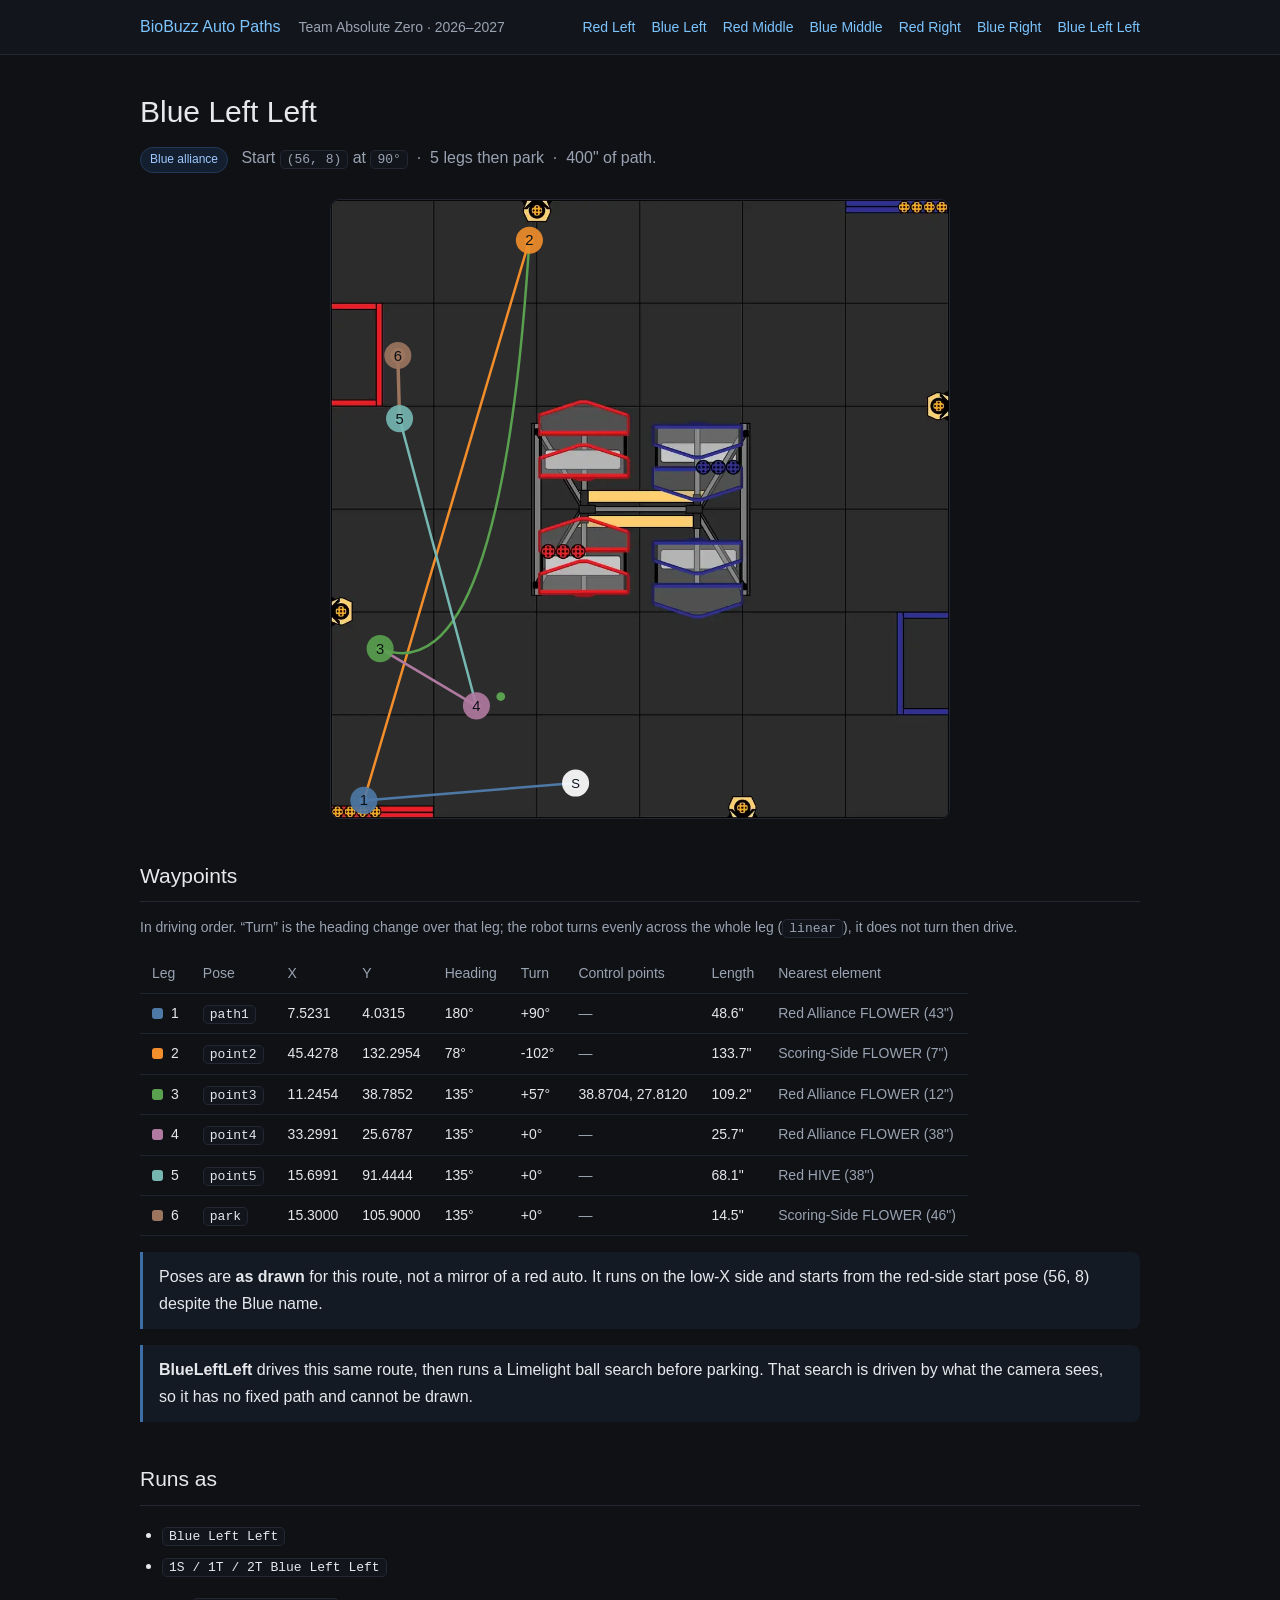
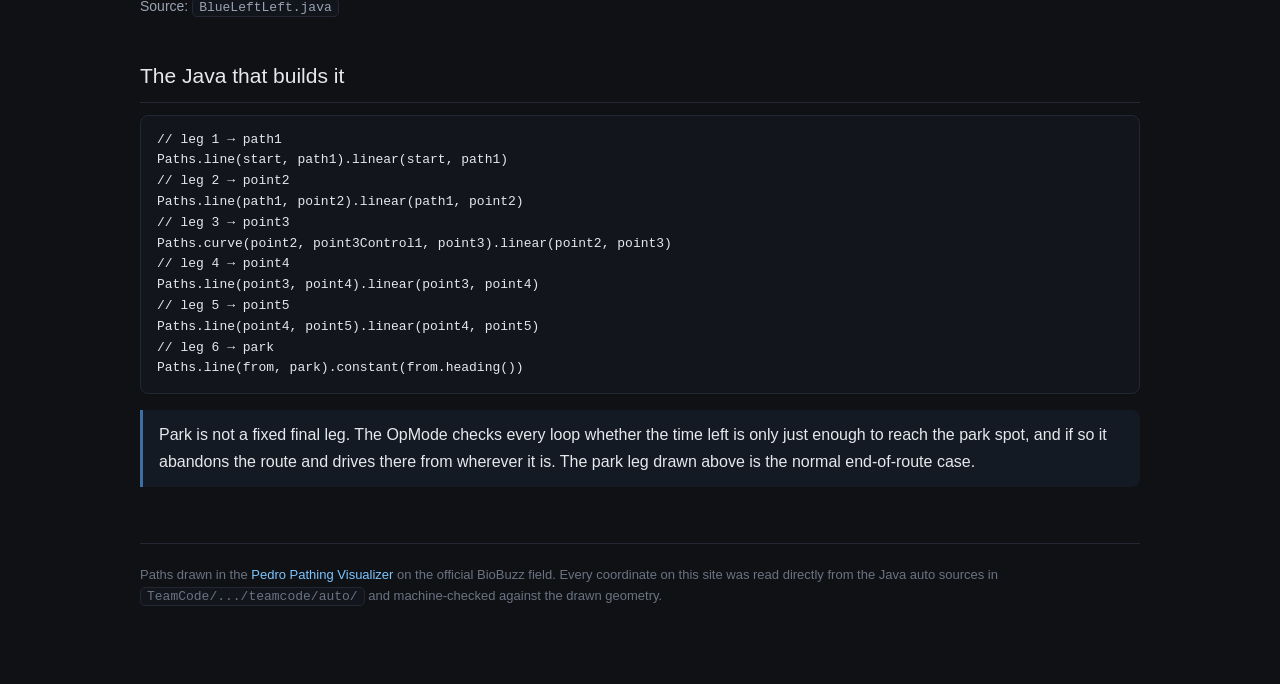
<file: blue-left-left.html>
<!DOCTYPE html>
<html lang="en">
<head>
<meta charset="utf-8">
<meta name="viewport" content="width=device-width, initial-scale=1">
<title>Blue Left Left — BioBuzz Auto Paths</title>
<meta name="description" content="Blue Left Left autonomous route: waypoints, headings and source.">
<link rel="stylesheet" href="style.css">
</head>
<body>
<header class="top"><div class="wrap">
<strong><a href="index.html">BioBuzz Auto Paths</a></strong>
<span class="muted small">Team Absolute Zero &middot; 2026&ndash;2027</span>
<nav><a href="red-left.html">Red Left</a><a href="blue-left.html">Blue Left</a><a href="red-middle.html">Red Middle</a><a href="blue-middle.html">Blue Middle</a><a href="red-right.html">Red Right</a><a href="blue-right.html">Blue Right</a><a href="blue-left-left.html">Blue Left Left</a></nav>
</div></header>
<div class="wrap">

<h1>Blue Left Left</h1>
<p class="lede"><span class="tag blue">Blue alliance</span> &nbsp; Start
<code>(56, 8)</code> at <code>90&deg;</code> &nbsp;&middot;&nbsp; 5 legs then park
&nbsp;&middot;&nbsp; 400&quot; of path.</p>

<div class="field"><img src="assets/biobuzz-dark.webp" alt="BioBuzz field"><svg viewBox="0 0 141.5 141.5" xmlns="http://www.w3.org/2000/svg" aria-hidden="true"><g transform="matrix(1 0 0 -1 0 141.5)"><g opacity="1"><path fill="none" id="line-1" d="M 56 8 L 7.5231 4.0315" stroke="#4e79a7" stroke-width="0.57" stroke-linecap="round"></path><path fill="none" id="line-2" d="M 7.5231 4.0315 L 45.4278 132.2954" stroke="#f28e2b" stroke-width="0.57" stroke-linecap="round"></path><path fill="none" id="line-3" d="M 45.4278 132.2954 C 41.0562 62.63980000000001 29.662066666666664 31.469733333333338 11.2454 38.7852" stroke="#59a14f" stroke-width="0.57" stroke-linecap="round"></path><path fill="none" id="line-4" d="M 11.2454 38.7852 L 33.2991 25.6787" stroke="#b07aa1" stroke-width="0.57" stroke-linecap="round"></path><path fill="none" id="line-5" d="M 33.2991 25.6787 L 15.6991 91.4444" stroke="#76b7b2" stroke-width="0.57" stroke-linecap="round"></path><path fill="none" id="line-6" d="M 15.6991 91.4444 L 15.3 105.9" stroke="#9c755f" stroke-width="0.78375" stroke-linecap="round"></path></g><g opacity="1"><circle id="point-0-0" cx="56" cy="8" r="1" fill="#4e79a7"></circle><g id="point-1-0"><circle cx="7.5231" cy="4.0315" r="1" fill="#4e79a7"></circle></g><g id="point-2-0"><circle cx="45.4278" cy="132.2954" r="1" fill="#f28e2b"></circle></g><g id="point-3-0"><circle cx="11.2454" cy="38.7852" r="1" fill="#59a14f"></circle></g><g id="point-3-1"><circle cx="38.8704" cy="27.812" r="1" fill="#59a14f"></circle></g><g id="point-4-0"><circle cx="33.2991" cy="25.6787" r="1" fill="#b07aa1"></circle></g><g id="point-5-0"><circle cx="15.6991" cy="91.4444" r="1" fill="#76b7b2"></circle></g><g id="point-6-0"><circle cx="15.3" cy="105.9" r="1.75" fill="#9c755f"></circle></g></g><g transform="translate(7.5231,4.0315) scale(1,-1)"><circle cx="0" cy="0" r="3.1" fill="#4e79a7" fill-opacity="0.9"/><text x="0" y="1.15" text-anchor="middle" font-size="3.4" font-weight="500" fill="#0f1115" font-family="sans-serif">1</text></g><g transform="translate(45.4278,132.2954) scale(1,-1)"><circle cx="0" cy="0" r="3.1" fill="#f28e2b" fill-opacity="0.9"/><text x="0" y="1.15" text-anchor="middle" font-size="3.4" font-weight="500" fill="#0f1115" font-family="sans-serif">2</text></g><g transform="translate(11.2454,38.7852) scale(1,-1)"><circle cx="0" cy="0" r="3.1" fill="#59a14f" fill-opacity="0.9"/><text x="0" y="1.15" text-anchor="middle" font-size="3.4" font-weight="500" fill="#0f1115" font-family="sans-serif">3</text></g><g transform="translate(33.2991,25.6787) scale(1,-1)"><circle cx="0" cy="0" r="3.1" fill="#b07aa1" fill-opacity="0.9"/><text x="0" y="1.15" text-anchor="middle" font-size="3.4" font-weight="500" fill="#0f1115" font-family="sans-serif">4</text></g><g transform="translate(15.6991,91.4444) scale(1,-1)"><circle cx="0" cy="0" r="3.1" fill="#76b7b2" fill-opacity="0.9"/><text x="0" y="1.15" text-anchor="middle" font-size="3.4" font-weight="500" fill="#0f1115" font-family="sans-serif">5</text></g><g transform="translate(15.3000,105.9000) scale(1,-1)"><circle cx="0" cy="0" r="3.1" fill="#9c755f" fill-opacity="0.9"/><text x="0" y="1.15" text-anchor="middle" font-size="3.4" font-weight="500" fill="#0f1115" font-family="sans-serif">6</text></g><g transform="translate(56.0000,8.0000) scale(1,-1)"><circle cx="0" cy="0" r="3.1" fill="#ffffff" fill-opacity="0.92"/><text x="0" y="1.15" text-anchor="middle" font-size="3" font-weight="500" fill="#0f1115" font-family="sans-serif">S</text></g></g></svg></div>

<h2>Waypoints</h2>
<p class="small muted">In driving order. &ldquo;Turn&rdquo; is the heading change over that leg;
the robot turns evenly across the whole leg (<code>linear</code>), it does not turn then drive.</p>
<table>
<thead><tr><th>Leg</th><th>Pose</th><th>X</th><th>Y</th><th>Heading</th><th>Turn</th>
<th>Control points</th><th>Length</th><th>Nearest element</th></tr></thead>
<tbody><tr><td><span class='sw' style='background:#4e79a7'></span>1</td><td><code>path1</code></td><td>7.5231</td><td>4.0315</td><td>180&deg;</td><td>+90&deg;</td><td><span class="muted">&mdash;</span></td><td>48.6&quot;</td><td class='muted'>Red Alliance FLOWER (43&quot;)</td></tr><tr><td><span class='sw' style='background:#f28e2b'></span>2</td><td><code>point2</code></td><td>45.4278</td><td>132.2954</td><td>78&deg;</td><td>-102&deg;</td><td><span class="muted">&mdash;</span></td><td>133.7&quot;</td><td class='muted'>Scoring-Side FLOWER (7&quot;)</td></tr><tr><td><span class='sw' style='background:#59a14f'></span>3</td><td><code>point3</code></td><td>11.2454</td><td>38.7852</td><td>135&deg;</td><td>+57&deg;</td><td>38.8704, 27.8120</td><td>109.2&quot;</td><td class='muted'>Red Alliance FLOWER (12&quot;)</td></tr><tr><td><span class='sw' style='background:#b07aa1'></span>4</td><td><code>point4</code></td><td>33.2991</td><td>25.6787</td><td>135&deg;</td><td>+0&deg;</td><td><span class="muted">&mdash;</span></td><td>25.7&quot;</td><td class='muted'>Red Alliance FLOWER (38&quot;)</td></tr><tr><td><span class='sw' style='background:#76b7b2'></span>5</td><td><code>point5</code></td><td>15.6991</td><td>91.4444</td><td>135&deg;</td><td>+0&deg;</td><td><span class="muted">&mdash;</span></td><td>68.1&quot;</td><td class='muted'>Red HIVE (38&quot;)</td></tr><tr><td><span class='sw' style='background:#9c755f'></span>6</td><td><code>park</code></td><td>15.3000</td><td>105.9000</td><td>135&deg;</td><td>+0&deg;</td><td><span class="muted">&mdash;</span></td><td>14.5&quot;</td><td class='muted'>Scoring-Side FLOWER (46&quot;)</td></tr></tbody>
</table>

<div class="note"><p>Poses are <strong>as drawn</strong> for this route, not a mirror of a red auto. It runs on the low-X side and starts from the red-side start pose (56, 8) despite the Blue name.</p></div><div class="note"><p><strong>BlueLeftLeft</strong> drives this same route, then runs a Limelight ball search before parking. That search is driven by what the camera sees, so it has no fixed path and cannot be drawn.</p></div>

<h2>Runs as</h2>
<ul><li><code>Blue Left Left</code></li><li><code>1S / 1T / 2T Blue Left Left</code></li></ul>
<p class="small muted">Source: <code>BlueLeftLeft.java</code></p>

<h2>The Java that builds it</h2>
<pre><code>// leg 1 → path1
Paths.line(start, path1).linear(start, path1)
// leg 2 → point2
Paths.line(path1, point2).linear(path1, point2)
// leg 3 → point3
Paths.curve(point2, point3Control1, point3).linear(point2, point3)
// leg 4 → point4
Paths.line(point3, point4).linear(point3, point4)
// leg 5 → point5
Paths.line(point4, point5).linear(point4, point5)
// leg 6 → park
Paths.line(from, park).constant(from.heading())</code></pre>

<div class="note"><p>Park is not a fixed final leg. The OpMode checks every loop whether the
time left is only just enough to reach the park spot, and if so it abandons the route and
drives there from wherever it is. The park leg drawn above is the normal
end-of-route case.</p></div>

<footer>
Paths drawn in the <a href="https://visualizer.pedropathing.com">Pedro Pathing Visualizer</a>
on the official BioBuzz field. Every coordinate on this site was read directly from the
Java auto sources in <code>TeamCode/.../teamcode/auto/</code> and machine-checked against
the drawn geometry.
</footer>
</div>
</body>
</html>
</file>
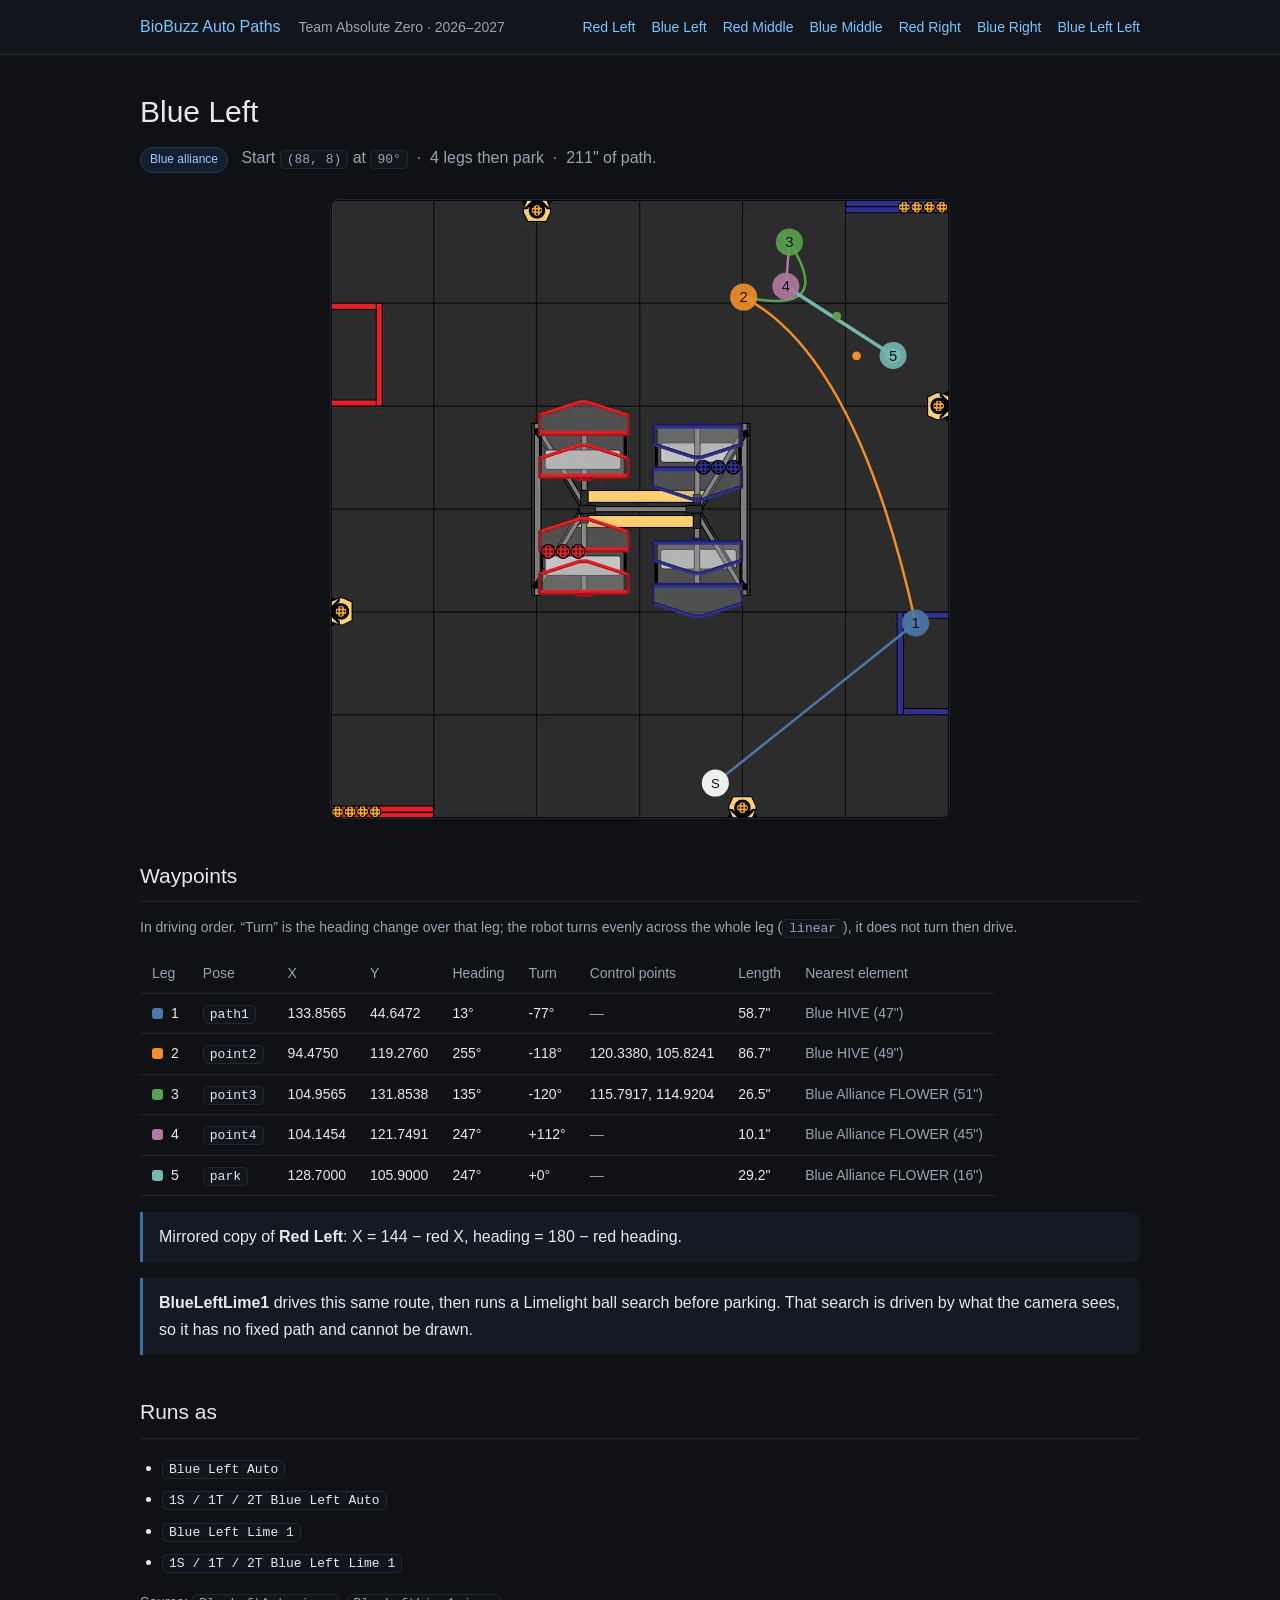
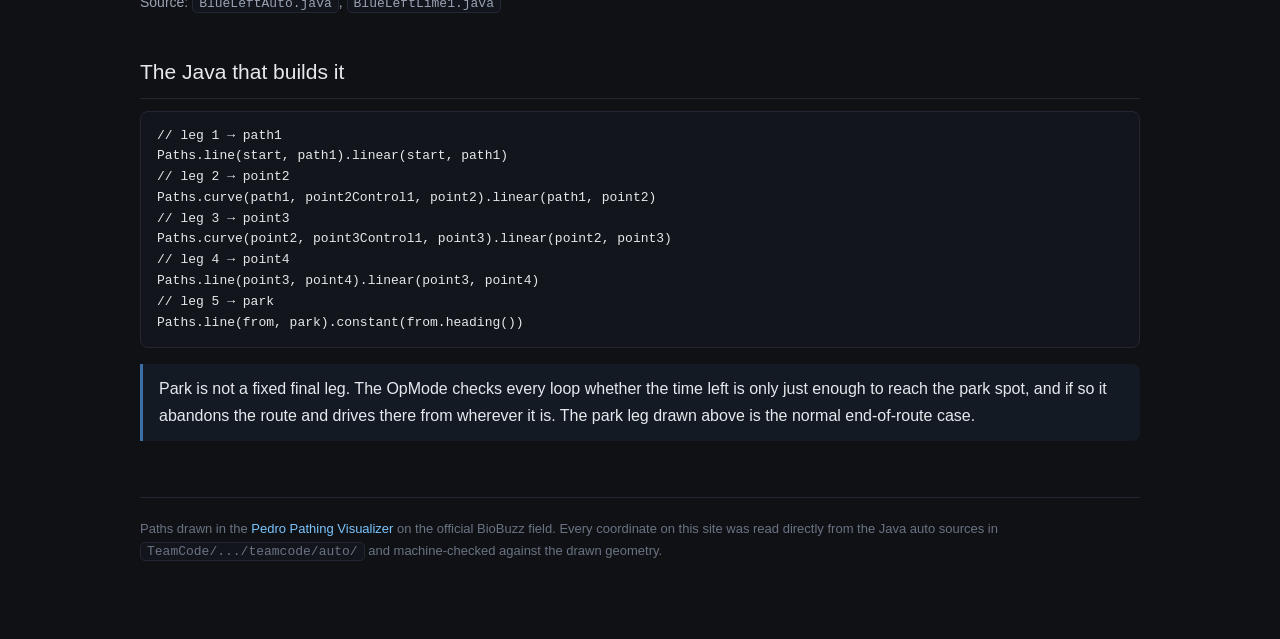
<file: blue-left.html>
<!DOCTYPE html>
<html lang="en">
<head>
<meta charset="utf-8">
<meta name="viewport" content="width=device-width, initial-scale=1">
<title>Blue Left — BioBuzz Auto Paths</title>
<meta name="description" content="Blue Left autonomous route: waypoints, headings and source.">
<link rel="stylesheet" href="style.css">
</head>
<body>
<header class="top"><div class="wrap">
<strong><a href="index.html">BioBuzz Auto Paths</a></strong>
<span class="muted small">Team Absolute Zero &middot; 2026&ndash;2027</span>
<nav><a href="red-left.html">Red Left</a><a href="blue-left.html">Blue Left</a><a href="red-middle.html">Red Middle</a><a href="blue-middle.html">Blue Middle</a><a href="red-right.html">Red Right</a><a href="blue-right.html">Blue Right</a><a href="blue-left-left.html">Blue Left Left</a></nav>
</div></header>
<div class="wrap">

<h1>Blue Left</h1>
<p class="lede"><span class="tag blue">Blue alliance</span> &nbsp; Start
<code>(88, 8)</code> at <code>90&deg;</code> &nbsp;&middot;&nbsp; 4 legs then park
&nbsp;&middot;&nbsp; 211&quot; of path.</p>

<div class="field"><img src="assets/biobuzz-dark.webp" alt="BioBuzz field"><svg viewBox="0 0 141.5 141.5" xmlns="http://www.w3.org/2000/svg" aria-hidden="true"><g transform="matrix(1 0 0 -1 0 141.5)"><g opacity="1"><path fill="none" id="line-1" d="M 88 8 L 133.8565 44.6472" stroke="#4e79a7" stroke-width="0.57" stroke-linecap="round"></path><path fill="none" id="line-2" d="M 133.8565 44.6472 C 124.84416666666667 85.4318 111.71699999999998 110.30806666666666 94.475 119.276" stroke="#f28e2b" stroke-width="0.57" stroke-linecap="round"></path><path fill="none" id="line-3" d="M 94.475 119.276 C 108.68613333333333 116.37226666666666 112.17996666666667 120.56486666666667 104.9565 131.8538" stroke="#59a14f" stroke-width="0.57" stroke-linecap="round"></path><path fill="none" id="line-4" d="M 104.9565 131.8538 L 104.1454 121.7491" stroke="#b07aa1" stroke-width="0.57" stroke-linecap="round"></path><path fill="none" id="line-5" d="M 104.1454 121.7491 L 128.7 105.9" stroke="#76b7b2" stroke-width="0.78375" stroke-linecap="round"></path></g><g opacity="1"><circle id="point-0-0" cx="88" cy="8" r="1" fill="#4e79a7"></circle><g id="point-1-0"><circle cx="133.8565" cy="44.6472" r="1" fill="#4e79a7"></circle></g><g id="point-2-0"><circle cx="94.475" cy="119.276" r="1" fill="#f28e2b"></circle></g><g id="point-2-1"><circle cx="120.338" cy="105.8241" r="1" fill="#f28e2b"></circle></g><g id="point-3-0"><circle cx="104.9565" cy="131.8538" r="1" fill="#59a14f"></circle></g><g id="point-3-1"><circle cx="115.7917" cy="114.9204" r="1" fill="#59a14f"></circle></g><g id="point-4-0"><circle cx="104.1454" cy="121.7491" r="1" fill="#b07aa1"></circle></g><g id="point-5-0"><circle cx="128.7" cy="105.9" r="1.75" fill="#76b7b2"></circle></g></g><g transform="translate(133.8565,44.6472) scale(1,-1)"><circle cx="0" cy="0" r="3.1" fill="#4e79a7" fill-opacity="0.9"/><text x="0" y="1.15" text-anchor="middle" font-size="3.4" font-weight="500" fill="#0f1115" font-family="sans-serif">1</text></g><g transform="translate(94.4750,119.2760) scale(1,-1)"><circle cx="0" cy="0" r="3.1" fill="#f28e2b" fill-opacity="0.9"/><text x="0" y="1.15" text-anchor="middle" font-size="3.4" font-weight="500" fill="#0f1115" font-family="sans-serif">2</text></g><g transform="translate(104.9565,131.8538) scale(1,-1)"><circle cx="0" cy="0" r="3.1" fill="#59a14f" fill-opacity="0.9"/><text x="0" y="1.15" text-anchor="middle" font-size="3.4" font-weight="500" fill="#0f1115" font-family="sans-serif">3</text></g><g transform="translate(104.1454,121.7491) scale(1,-1)"><circle cx="0" cy="0" r="3.1" fill="#b07aa1" fill-opacity="0.9"/><text x="0" y="1.15" text-anchor="middle" font-size="3.4" font-weight="500" fill="#0f1115" font-family="sans-serif">4</text></g><g transform="translate(128.7000,105.9000) scale(1,-1)"><circle cx="0" cy="0" r="3.1" fill="#76b7b2" fill-opacity="0.9"/><text x="0" y="1.15" text-anchor="middle" font-size="3.4" font-weight="500" fill="#0f1115" font-family="sans-serif">5</text></g><g transform="translate(88.0000,8.0000) scale(1,-1)"><circle cx="0" cy="0" r="3.1" fill="#ffffff" fill-opacity="0.92"/><text x="0" y="1.15" text-anchor="middle" font-size="3" font-weight="500" fill="#0f1115" font-family="sans-serif">S</text></g></g></svg></div>

<h2>Waypoints</h2>
<p class="small muted">In driving order. &ldquo;Turn&rdquo; is the heading change over that leg;
the robot turns evenly across the whole leg (<code>linear</code>), it does not turn then drive.</p>
<table>
<thead><tr><th>Leg</th><th>Pose</th><th>X</th><th>Y</th><th>Heading</th><th>Turn</th>
<th>Control points</th><th>Length</th><th>Nearest element</th></tr></thead>
<tbody><tr><td><span class='sw' style='background:#4e79a7'></span>1</td><td><code>path1</code></td><td>133.8565</td><td>44.6472</td><td>13&deg;</td><td>-77&deg;</td><td><span class="muted">&mdash;</span></td><td>58.7&quot;</td><td class='muted'>Blue HIVE (47&quot;)</td></tr><tr><td><span class='sw' style='background:#f28e2b'></span>2</td><td><code>point2</code></td><td>94.4750</td><td>119.2760</td><td>255&deg;</td><td>-118&deg;</td><td>120.3380, 105.8241</td><td>86.7&quot;</td><td class='muted'>Blue HIVE (49&quot;)</td></tr><tr><td><span class='sw' style='background:#59a14f'></span>3</td><td><code>point3</code></td><td>104.9565</td><td>131.8538</td><td>135&deg;</td><td>-120&deg;</td><td>115.7917, 114.9204</td><td>26.5&quot;</td><td class='muted'>Blue Alliance FLOWER (51&quot;)</td></tr><tr><td><span class='sw' style='background:#b07aa1'></span>4</td><td><code>point4</code></td><td>104.1454</td><td>121.7491</td><td>247&deg;</td><td>+112&deg;</td><td><span class="muted">&mdash;</span></td><td>10.1&quot;</td><td class='muted'>Blue Alliance FLOWER (45&quot;)</td></tr><tr><td><span class='sw' style='background:#76b7b2'></span>5</td><td><code>park</code></td><td>128.7000</td><td>105.9000</td><td>247&deg;</td><td>+0&deg;</td><td><span class="muted">&mdash;</span></td><td>29.2&quot;</td><td class='muted'>Blue Alliance FLOWER (16&quot;)</td></tr></tbody>
</table>

<div class="note"><p>Mirrored copy of <strong>Red Left</strong>: X = 144 &minus; red X, heading = 180 &minus; red heading.</p></div><div class="note"><p><strong>BlueLeftLime1</strong> drives this same route, then runs a Limelight ball search before parking. That search is driven by what the camera sees, so it has no fixed path and cannot be drawn.</p></div>

<h2>Runs as</h2>
<ul><li><code>Blue Left Auto</code></li><li><code>1S / 1T / 2T Blue Left Auto</code></li><li><code>Blue Left Lime 1</code></li><li><code>1S / 1T / 2T Blue Left Lime 1</code></li></ul>
<p class="small muted">Source: <code>BlueLeftAuto.java</code>, <code>BlueLeftLime1.java</code></p>

<h2>The Java that builds it</h2>
<pre><code>// leg 1 → path1
Paths.line(start, path1).linear(start, path1)
// leg 2 → point2
Paths.curve(path1, point2Control1, point2).linear(path1, point2)
// leg 3 → point3
Paths.curve(point2, point3Control1, point3).linear(point2, point3)
// leg 4 → point4
Paths.line(point3, point4).linear(point3, point4)
// leg 5 → park
Paths.line(from, park).constant(from.heading())</code></pre>

<div class="note"><p>Park is not a fixed final leg. The OpMode checks every loop whether the
time left is only just enough to reach the park spot, and if so it abandons the route and
drives there from wherever it is. The park leg drawn above is the normal
end-of-route case.</p></div>

<footer>
Paths drawn in the <a href="https://visualizer.pedropathing.com">Pedro Pathing Visualizer</a>
on the official BioBuzz field. Every coordinate on this site was read directly from the
Java auto sources in <code>TeamCode/.../teamcode/auto/</code> and machine-checked against
the drawn geometry.
</footer>
</div>
</body>
</html>
</file>
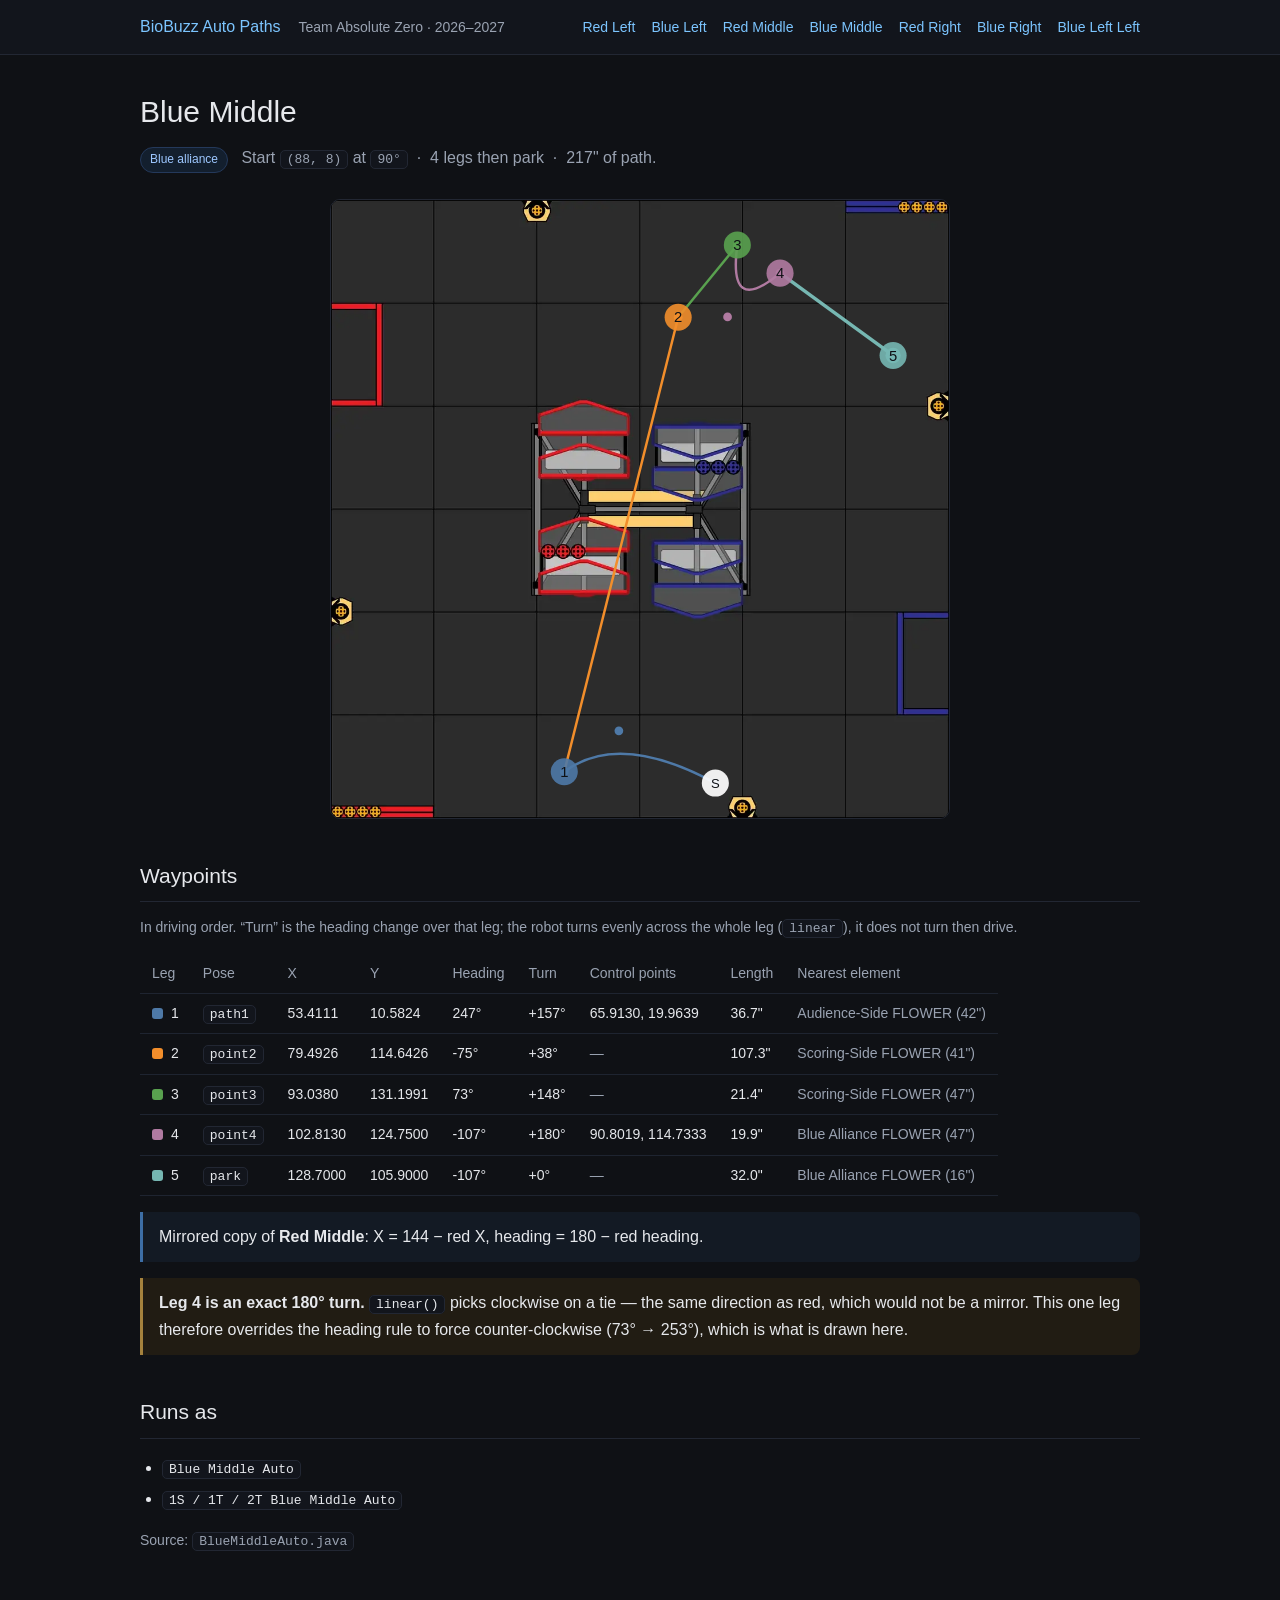
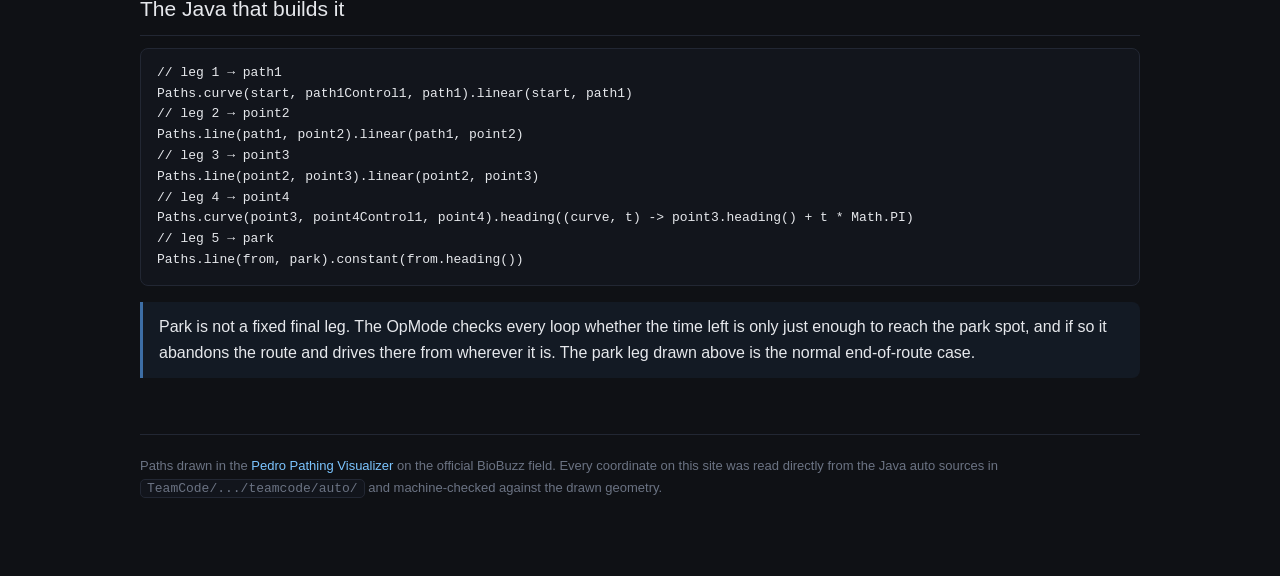
<file: blue-middle.html>
<!DOCTYPE html>
<html lang="en">
<head>
<meta charset="utf-8">
<meta name="viewport" content="width=device-width, initial-scale=1">
<title>Blue Middle — BioBuzz Auto Paths</title>
<meta name="description" content="Blue Middle autonomous route: waypoints, headings and source.">
<link rel="stylesheet" href="style.css">
</head>
<body>
<header class="top"><div class="wrap">
<strong><a href="index.html">BioBuzz Auto Paths</a></strong>
<span class="muted small">Team Absolute Zero &middot; 2026&ndash;2027</span>
<nav><a href="red-left.html">Red Left</a><a href="blue-left.html">Blue Left</a><a href="red-middle.html">Red Middle</a><a href="blue-middle.html">Blue Middle</a><a href="red-right.html">Red Right</a><a href="blue-right.html">Blue Right</a><a href="blue-left-left.html">Blue Left Left</a></nav>
</div></header>
<div class="wrap">

<h1>Blue Middle</h1>
<p class="lede"><span class="tag blue">Blue alliance</span> &nbsp; Start
<code>(88, 8)</code> at <code>90&deg;</code> &nbsp;&middot;&nbsp; 4 legs then park
&nbsp;&middot;&nbsp; 217&quot; of path.</p>

<div class="field"><img src="assets/biobuzz-dark.webp" alt="BioBuzz field"><svg viewBox="0 0 141.5 141.5" xmlns="http://www.w3.org/2000/svg" aria-hidden="true"><g transform="matrix(1 0 0 -1 0 141.5)"><g opacity="1"><path fill="none" id="line-1" d="M 88 8 C 73.27533333333334 15.975933333333332 61.7457 16.83673333333333 53.4111 10.5824" stroke="#4e79a7" stroke-width="0.57" stroke-linecap="round"></path><path fill="none" id="line-2" d="M 53.4111 10.5824 L 79.4926 114.6426" stroke="#f28e2b" stroke-width="0.57" stroke-linecap="round"></path><path fill="none" id="line-3" d="M 79.4926 114.6426 L 93.038 131.1991" stroke="#59a14f" stroke-width="0.57" stroke-linecap="round"></path><path fill="none" id="line-4" d="M 93.038 131.1991 C 91.54726666666667 120.22189999999999 94.8056 118.0722 102.813 124.75" stroke="#b07aa1" stroke-width="0.57" stroke-linecap="round"></path><path fill="none" id="line-5" d="M 102.813 124.75 L 128.7 105.9" stroke="#76b7b2" stroke-width="0.78375" stroke-linecap="round"></path></g><g opacity="1"><circle id="point-0-0" cx="88" cy="8" r="1" fill="#4e79a7"></circle><g id="point-1-0"><circle cx="53.4111" cy="10.5824" r="1" fill="#4e79a7"></circle></g><g id="point-1-1"><circle cx="65.913" cy="19.9639" r="1" fill="#4e79a7"></circle></g><g id="point-2-0"><circle cx="79.4926" cy="114.6426" r="1" fill="#f28e2b"></circle></g><g id="point-3-0"><circle cx="93.038" cy="131.1991" r="1" fill="#59a14f"></circle></g><g id="point-4-0"><circle cx="102.813" cy="124.75" r="1" fill="#b07aa1"></circle></g><g id="point-4-1"><circle cx="90.8019" cy="114.7333" r="1" fill="#b07aa1"></circle></g><g id="point-5-0"><circle cx="128.7" cy="105.9" r="1.75" fill="#76b7b2"></circle></g></g><g transform="translate(53.4111,10.5824) scale(1,-1)"><circle cx="0" cy="0" r="3.1" fill="#4e79a7" fill-opacity="0.9"/><text x="0" y="1.15" text-anchor="middle" font-size="3.4" font-weight="500" fill="#0f1115" font-family="sans-serif">1</text></g><g transform="translate(79.4926,114.6426) scale(1,-1)"><circle cx="0" cy="0" r="3.1" fill="#f28e2b" fill-opacity="0.9"/><text x="0" y="1.15" text-anchor="middle" font-size="3.4" font-weight="500" fill="#0f1115" font-family="sans-serif">2</text></g><g transform="translate(93.0380,131.1991) scale(1,-1)"><circle cx="0" cy="0" r="3.1" fill="#59a14f" fill-opacity="0.9"/><text x="0" y="1.15" text-anchor="middle" font-size="3.4" font-weight="500" fill="#0f1115" font-family="sans-serif">3</text></g><g transform="translate(102.8130,124.7500) scale(1,-1)"><circle cx="0" cy="0" r="3.1" fill="#b07aa1" fill-opacity="0.9"/><text x="0" y="1.15" text-anchor="middle" font-size="3.4" font-weight="500" fill="#0f1115" font-family="sans-serif">4</text></g><g transform="translate(128.7000,105.9000) scale(1,-1)"><circle cx="0" cy="0" r="3.1" fill="#76b7b2" fill-opacity="0.9"/><text x="0" y="1.15" text-anchor="middle" font-size="3.4" font-weight="500" fill="#0f1115" font-family="sans-serif">5</text></g><g transform="translate(88.0000,8.0000) scale(1,-1)"><circle cx="0" cy="0" r="3.1" fill="#ffffff" fill-opacity="0.92"/><text x="0" y="1.15" text-anchor="middle" font-size="3" font-weight="500" fill="#0f1115" font-family="sans-serif">S</text></g></g></svg></div>

<h2>Waypoints</h2>
<p class="small muted">In driving order. &ldquo;Turn&rdquo; is the heading change over that leg;
the robot turns evenly across the whole leg (<code>linear</code>), it does not turn then drive.</p>
<table>
<thead><tr><th>Leg</th><th>Pose</th><th>X</th><th>Y</th><th>Heading</th><th>Turn</th>
<th>Control points</th><th>Length</th><th>Nearest element</th></tr></thead>
<tbody><tr><td><span class='sw' style='background:#4e79a7'></span>1</td><td><code>path1</code></td><td>53.4111</td><td>10.5824</td><td>247&deg;</td><td>+157&deg;</td><td>65.9130, 19.9639</td><td>36.7&quot;</td><td class='muted'>Audience-Side FLOWER (42&quot;)</td></tr><tr><td><span class='sw' style='background:#f28e2b'></span>2</td><td><code>point2</code></td><td>79.4926</td><td>114.6426</td><td>-75&deg;</td><td>+38&deg;</td><td><span class="muted">&mdash;</span></td><td>107.3&quot;</td><td class='muted'>Scoring-Side FLOWER (41&quot;)</td></tr><tr><td><span class='sw' style='background:#59a14f'></span>3</td><td><code>point3</code></td><td>93.0380</td><td>131.1991</td><td>73&deg;</td><td>+148&deg;</td><td><span class="muted">&mdash;</span></td><td>21.4&quot;</td><td class='muted'>Scoring-Side FLOWER (47&quot;)</td></tr><tr><td><span class='sw' style='background:#b07aa1'></span>4</td><td><code>point4</code></td><td>102.8130</td><td>124.7500</td><td>-107&deg;</td><td>+180&deg;</td><td>90.8019, 114.7333</td><td>19.9&quot;</td><td class='muted'>Blue Alliance FLOWER (47&quot;)</td></tr><tr><td><span class='sw' style='background:#76b7b2'></span>5</td><td><code>park</code></td><td>128.7000</td><td>105.9000</td><td>-107&deg;</td><td>+0&deg;</td><td><span class="muted">&mdash;</span></td><td>32.0&quot;</td><td class='muted'>Blue Alliance FLOWER (16&quot;)</td></tr></tbody>
</table>

<div class="note"><p>Mirrored copy of <strong>Red Middle</strong>: X = 144 &minus; red X, heading = 180 &minus; red heading.</p></div><div class="note warn"><p><strong>Leg 4 is an exact 180&deg; turn.</strong> <code>linear()</code> picks clockwise on a tie &mdash; the same direction as red, which would not be a mirror. This one leg therefore overrides the heading rule to force counter-clockwise (73&deg; &rarr; 253&deg;), which is what is drawn here.</p></div>

<h2>Runs as</h2>
<ul><li><code>Blue Middle Auto</code></li><li><code>1S / 1T / 2T Blue Middle Auto</code></li></ul>
<p class="small muted">Source: <code>BlueMiddleAuto.java</code></p>

<h2>The Java that builds it</h2>
<pre><code>// leg 1 → path1
Paths.curve(start, path1Control1, path1).linear(start, path1)
// leg 2 → point2
Paths.line(path1, point2).linear(path1, point2)
// leg 3 → point3
Paths.line(point2, point3).linear(point2, point3)
// leg 4 → point4
Paths.curve(point3, point4Control1, point4).heading((curve, t) -&gt; point3.heading() + t * Math.PI)
// leg 5 → park
Paths.line(from, park).constant(from.heading())</code></pre>

<div class="note"><p>Park is not a fixed final leg. The OpMode checks every loop whether the
time left is only just enough to reach the park spot, and if so it abandons the route and
drives there from wherever it is. The park leg drawn above is the normal
end-of-route case.</p></div>

<footer>
Paths drawn in the <a href="https://visualizer.pedropathing.com">Pedro Pathing Visualizer</a>
on the official BioBuzz field. Every coordinate on this site was read directly from the
Java auto sources in <code>TeamCode/.../teamcode/auto/</code> and machine-checked against
the drawn geometry.
</footer>
</div>
</body>
</html>
</file>
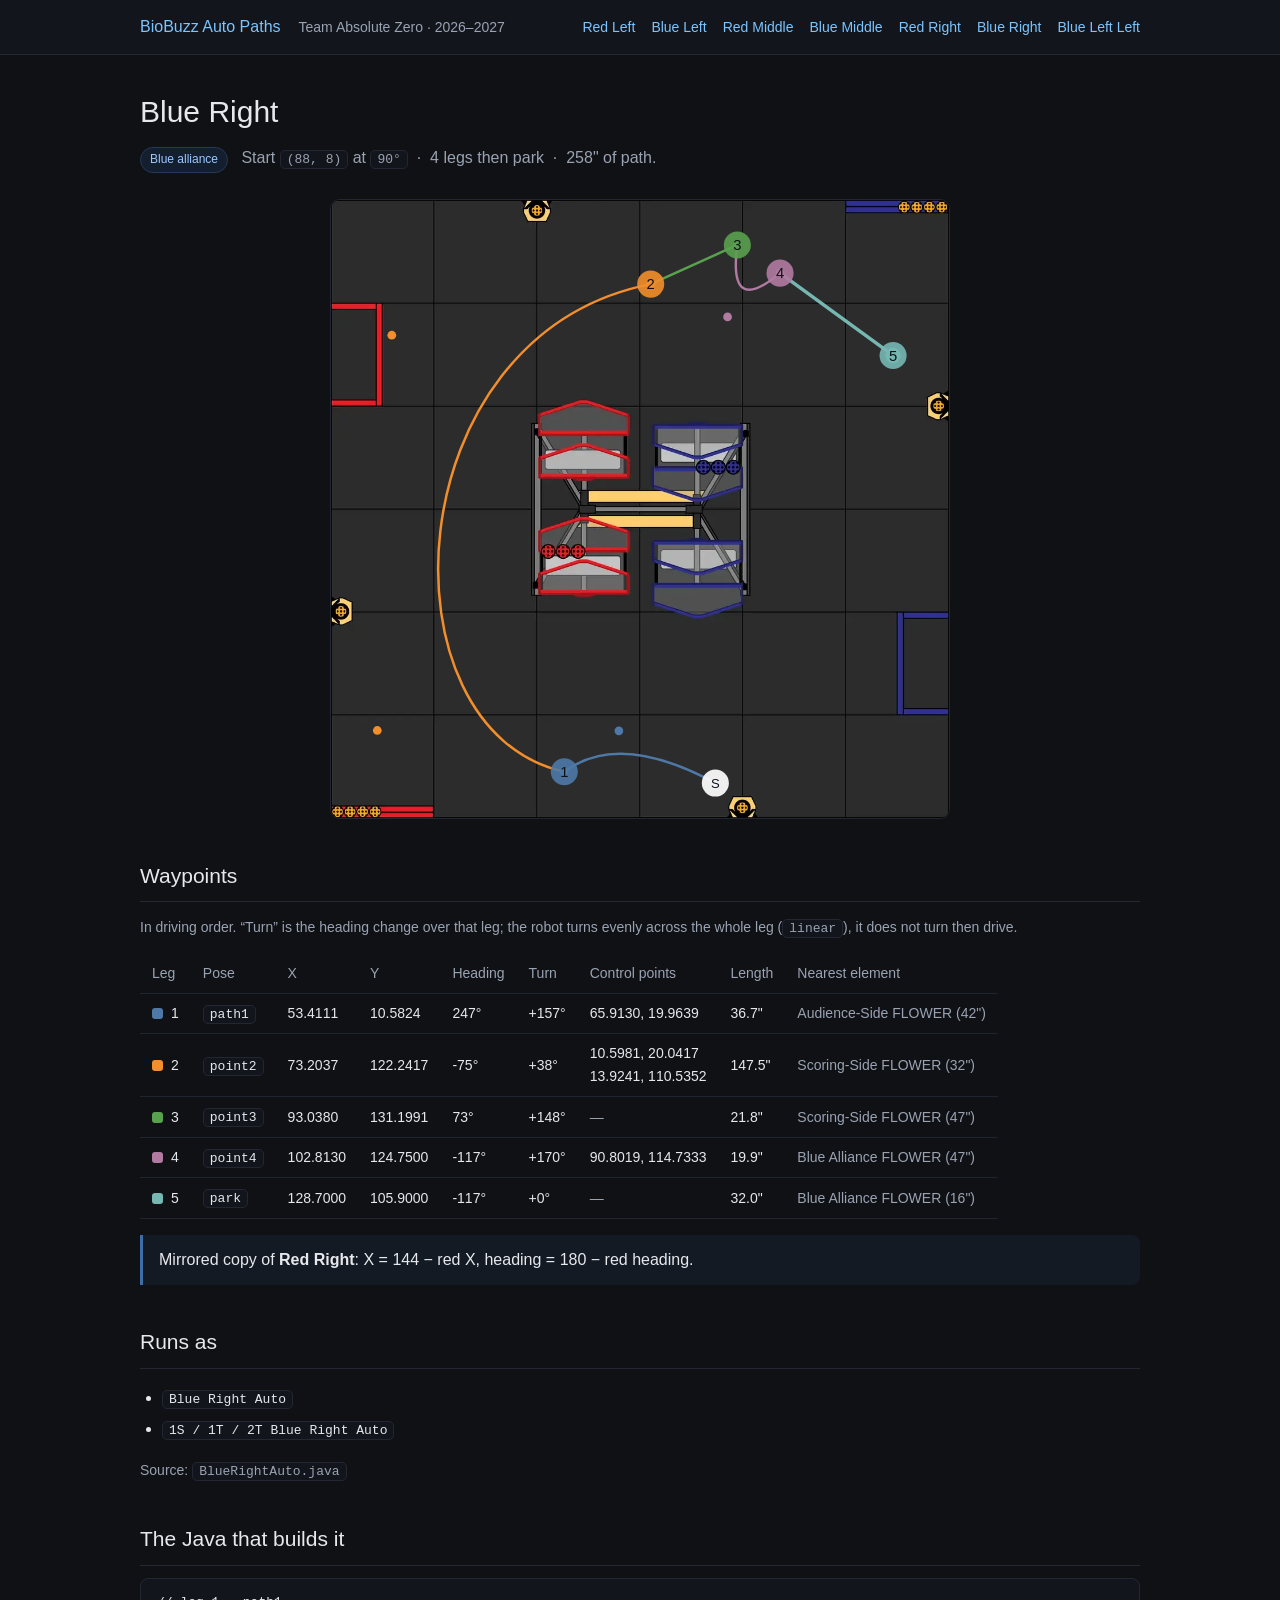
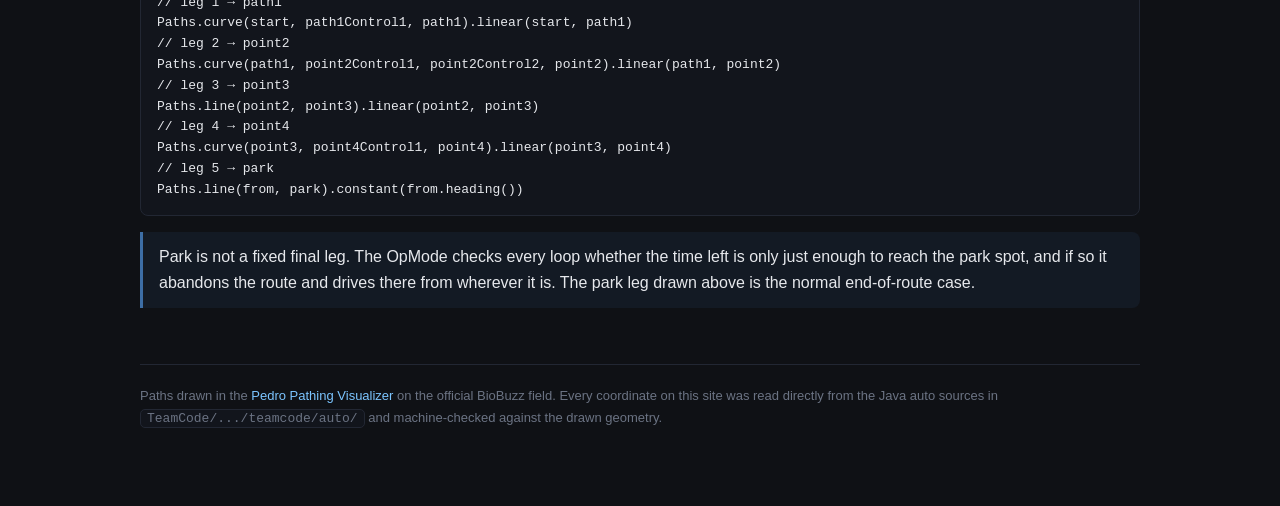
<file: blue-right.html>
<!DOCTYPE html>
<html lang="en">
<head>
<meta charset="utf-8">
<meta name="viewport" content="width=device-width, initial-scale=1">
<title>Blue Right — BioBuzz Auto Paths</title>
<meta name="description" content="Blue Right autonomous route: waypoints, headings and source.">
<link rel="stylesheet" href="style.css">
</head>
<body>
<header class="top"><div class="wrap">
<strong><a href="index.html">BioBuzz Auto Paths</a></strong>
<span class="muted small">Team Absolute Zero &middot; 2026&ndash;2027</span>
<nav><a href="red-left.html">Red Left</a><a href="blue-left.html">Blue Left</a><a href="red-middle.html">Red Middle</a><a href="blue-middle.html">Blue Middle</a><a href="red-right.html">Red Right</a><a href="blue-right.html">Blue Right</a><a href="blue-left-left.html">Blue Left Left</a></nav>
</div></header>
<div class="wrap">

<h1>Blue Right</h1>
<p class="lede"><span class="tag blue">Blue alliance</span> &nbsp; Start
<code>(88, 8)</code> at <code>90&deg;</code> &nbsp;&middot;&nbsp; 4 legs then park
&nbsp;&middot;&nbsp; 258&quot; of path.</p>

<div class="field"><img src="assets/biobuzz-dark.webp" alt="BioBuzz field"><svg viewBox="0 0 141.5 141.5" xmlns="http://www.w3.org/2000/svg" aria-hidden="true"><g transform="matrix(1 0 0 -1 0 141.5)"><g opacity="1"><path fill="none" id="line-1" d="M 88 8 C 73.27533333333334 15.975933333333332 61.7457 16.83673333333333 53.4111 10.5824" stroke="#4e79a7" stroke-width="0.57" stroke-linecap="round"></path><path fill="none" id="line-2" d="M 53.4111 10.5824 C 10.5981 20.0417 13.9241 110.5352 73.2037 122.2417" stroke="#f28e2b" stroke-width="0.57" stroke-linecap="round"></path><path fill="none" id="line-3" d="M 73.2037 122.2417 L 93.038 131.1991" stroke="#59a14f" stroke-width="0.57" stroke-linecap="round"></path><path fill="none" id="line-4" d="M 93.038 131.1991 C 91.54726666666667 120.22189999999999 94.8056 118.0722 102.813 124.75" stroke="#b07aa1" stroke-width="0.57" stroke-linecap="round"></path><path fill="none" id="line-5" d="M 102.813 124.75 L 128.7 105.9" stroke="#76b7b2" stroke-width="0.78375" stroke-linecap="round"></path></g><g opacity="1"><circle id="point-0-0" cx="88" cy="8" r="1" fill="#4e79a7"></circle><g id="point-1-0"><circle cx="53.4111" cy="10.5824" r="1" fill="#4e79a7"></circle></g><g id="point-1-1"><circle cx="65.913" cy="19.9639" r="1" fill="#4e79a7"></circle></g><g id="point-2-0"><circle cx="73.2037" cy="122.2417" r="1" fill="#f28e2b"></circle></g><g id="point-2-1"><circle cx="10.5981" cy="20.0417" r="1" fill="#f28e2b"></circle></g><g id="point-2-2"><circle cx="13.9241" cy="110.5352" r="1" fill="#f28e2b"></circle></g><g id="point-3-0"><circle cx="93.038" cy="131.1991" r="1" fill="#59a14f"></circle></g><g id="point-4-0"><circle cx="102.813" cy="124.75" r="1" fill="#b07aa1"></circle></g><g id="point-4-1"><circle cx="90.8019" cy="114.7333" r="1" fill="#b07aa1"></circle></g><g id="point-5-0"><circle cx="128.7" cy="105.9" r="1.75" fill="#76b7b2"></circle></g></g><g transform="translate(53.4111,10.5824) scale(1,-1)"><circle cx="0" cy="0" r="3.1" fill="#4e79a7" fill-opacity="0.9"/><text x="0" y="1.15" text-anchor="middle" font-size="3.4" font-weight="500" fill="#0f1115" font-family="sans-serif">1</text></g><g transform="translate(73.2037,122.2417) scale(1,-1)"><circle cx="0" cy="0" r="3.1" fill="#f28e2b" fill-opacity="0.9"/><text x="0" y="1.15" text-anchor="middle" font-size="3.4" font-weight="500" fill="#0f1115" font-family="sans-serif">2</text></g><g transform="translate(93.0380,131.1991) scale(1,-1)"><circle cx="0" cy="0" r="3.1" fill="#59a14f" fill-opacity="0.9"/><text x="0" y="1.15" text-anchor="middle" font-size="3.4" font-weight="500" fill="#0f1115" font-family="sans-serif">3</text></g><g transform="translate(102.8130,124.7500) scale(1,-1)"><circle cx="0" cy="0" r="3.1" fill="#b07aa1" fill-opacity="0.9"/><text x="0" y="1.15" text-anchor="middle" font-size="3.4" font-weight="500" fill="#0f1115" font-family="sans-serif">4</text></g><g transform="translate(128.7000,105.9000) scale(1,-1)"><circle cx="0" cy="0" r="3.1" fill="#76b7b2" fill-opacity="0.9"/><text x="0" y="1.15" text-anchor="middle" font-size="3.4" font-weight="500" fill="#0f1115" font-family="sans-serif">5</text></g><g transform="translate(88.0000,8.0000) scale(1,-1)"><circle cx="0" cy="0" r="3.1" fill="#ffffff" fill-opacity="0.92"/><text x="0" y="1.15" text-anchor="middle" font-size="3" font-weight="500" fill="#0f1115" font-family="sans-serif">S</text></g></g></svg></div>

<h2>Waypoints</h2>
<p class="small muted">In driving order. &ldquo;Turn&rdquo; is the heading change over that leg;
the robot turns evenly across the whole leg (<code>linear</code>), it does not turn then drive.</p>
<table>
<thead><tr><th>Leg</th><th>Pose</th><th>X</th><th>Y</th><th>Heading</th><th>Turn</th>
<th>Control points</th><th>Length</th><th>Nearest element</th></tr></thead>
<tbody><tr><td><span class='sw' style='background:#4e79a7'></span>1</td><td><code>path1</code></td><td>53.4111</td><td>10.5824</td><td>247&deg;</td><td>+157&deg;</td><td>65.9130, 19.9639</td><td>36.7&quot;</td><td class='muted'>Audience-Side FLOWER (42&quot;)</td></tr><tr><td><span class='sw' style='background:#f28e2b'></span>2</td><td><code>point2</code></td><td>73.2037</td><td>122.2417</td><td>-75&deg;</td><td>+38&deg;</td><td>10.5981, 20.0417<br>13.9241, 110.5352</td><td>147.5&quot;</td><td class='muted'>Scoring-Side FLOWER (32&quot;)</td></tr><tr><td><span class='sw' style='background:#59a14f'></span>3</td><td><code>point3</code></td><td>93.0380</td><td>131.1991</td><td>73&deg;</td><td>+148&deg;</td><td><span class="muted">&mdash;</span></td><td>21.8&quot;</td><td class='muted'>Scoring-Side FLOWER (47&quot;)</td></tr><tr><td><span class='sw' style='background:#b07aa1'></span>4</td><td><code>point4</code></td><td>102.8130</td><td>124.7500</td><td>-117&deg;</td><td>+170&deg;</td><td>90.8019, 114.7333</td><td>19.9&quot;</td><td class='muted'>Blue Alliance FLOWER (47&quot;)</td></tr><tr><td><span class='sw' style='background:#76b7b2'></span>5</td><td><code>park</code></td><td>128.7000</td><td>105.9000</td><td>-117&deg;</td><td>+0&deg;</td><td><span class="muted">&mdash;</span></td><td>32.0&quot;</td><td class='muted'>Blue Alliance FLOWER (16&quot;)</td></tr></tbody>
</table>

<div class="note"><p>Mirrored copy of <strong>Red Right</strong>: X = 144 &minus; red X, heading = 180 &minus; red heading.</p></div>

<h2>Runs as</h2>
<ul><li><code>Blue Right Auto</code></li><li><code>1S / 1T / 2T Blue Right Auto</code></li></ul>
<p class="small muted">Source: <code>BlueRightAuto.java</code></p>

<h2>The Java that builds it</h2>
<pre><code>// leg 1 → path1
Paths.curve(start, path1Control1, path1).linear(start, path1)
// leg 2 → point2
Paths.curve(path1, point2Control1, point2Control2, point2).linear(path1, point2)
// leg 3 → point3
Paths.line(point2, point3).linear(point2, point3)
// leg 4 → point4
Paths.curve(point3, point4Control1, point4).linear(point3, point4)
// leg 5 → park
Paths.line(from, park).constant(from.heading())</code></pre>

<div class="note"><p>Park is not a fixed final leg. The OpMode checks every loop whether the
time left is only just enough to reach the park spot, and if so it abandons the route and
drives there from wherever it is. The park leg drawn above is the normal
end-of-route case.</p></div>

<footer>
Paths drawn in the <a href="https://visualizer.pedropathing.com">Pedro Pathing Visualizer</a>
on the official BioBuzz field. Every coordinate on this site was read directly from the
Java auto sources in <code>TeamCode/.../teamcode/auto/</code> and machine-checked against
the drawn geometry.
</footer>
</div>
</body>
</html>
</file>
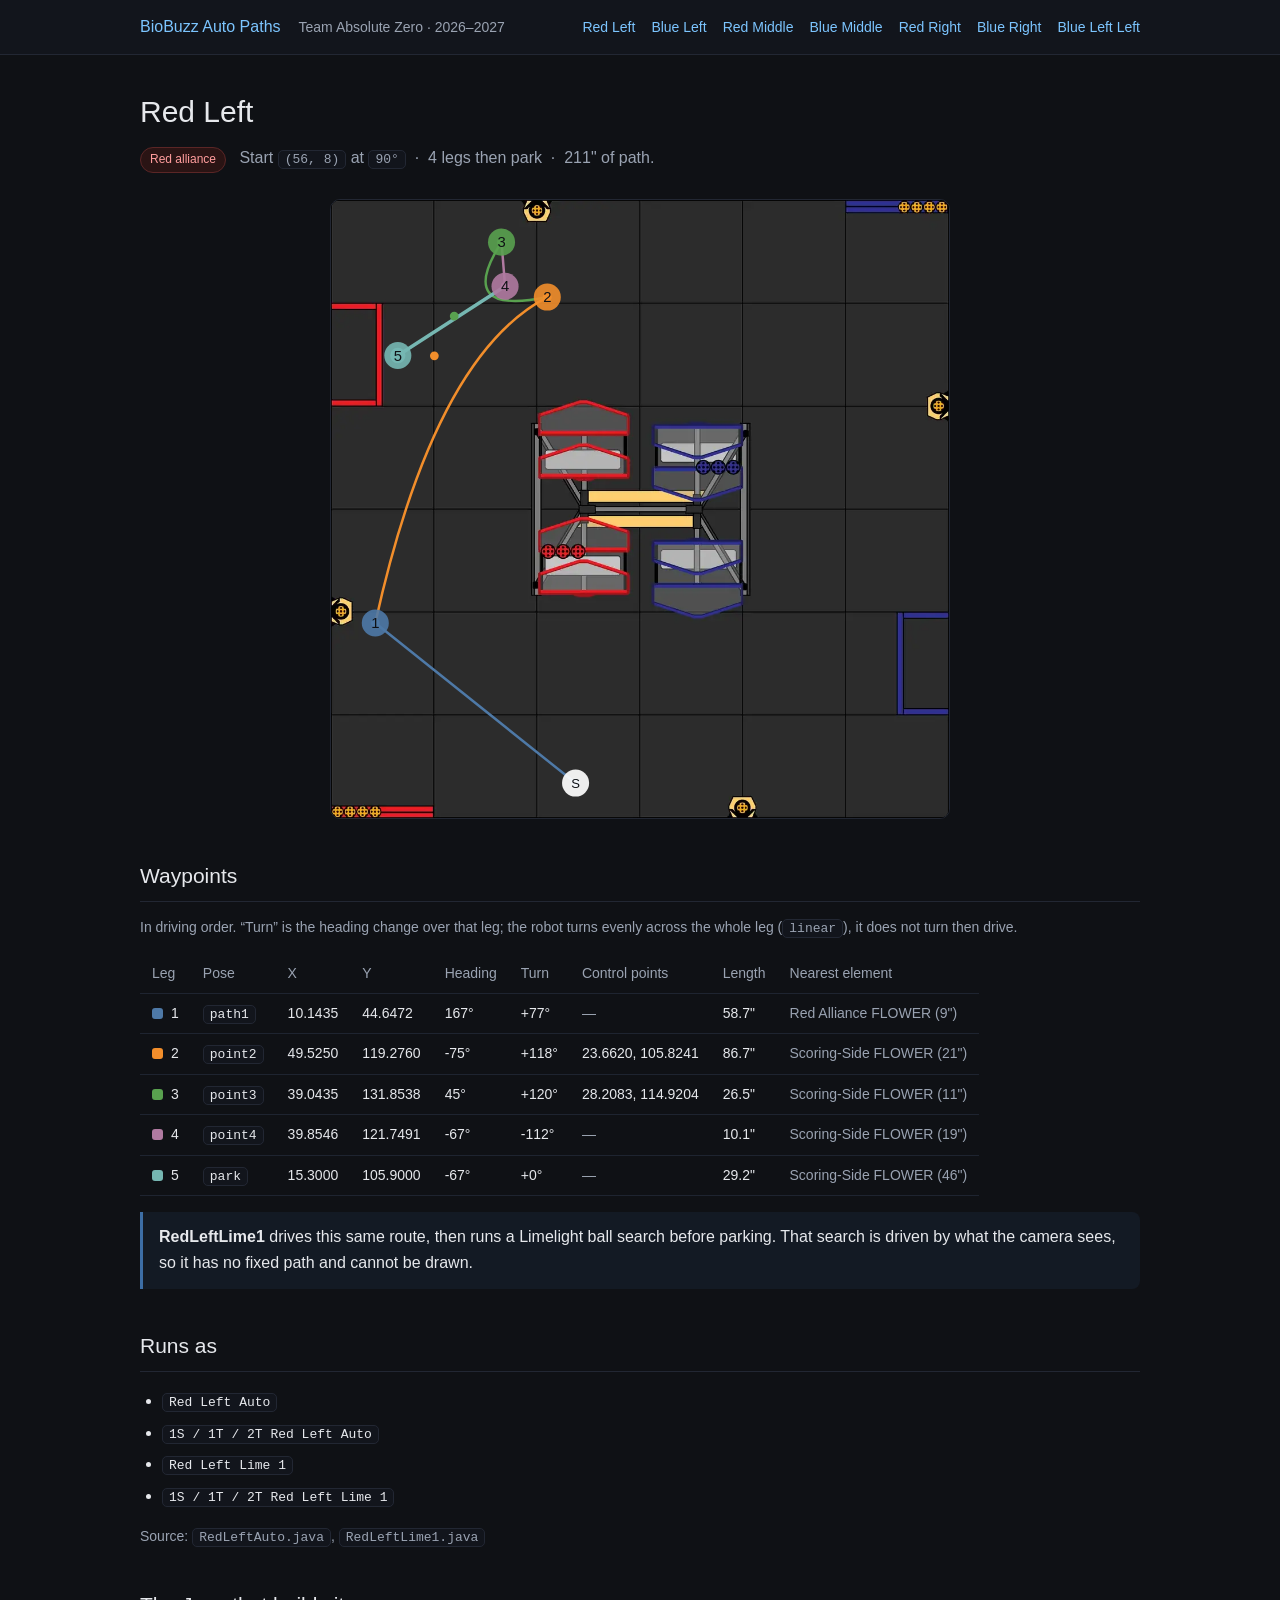
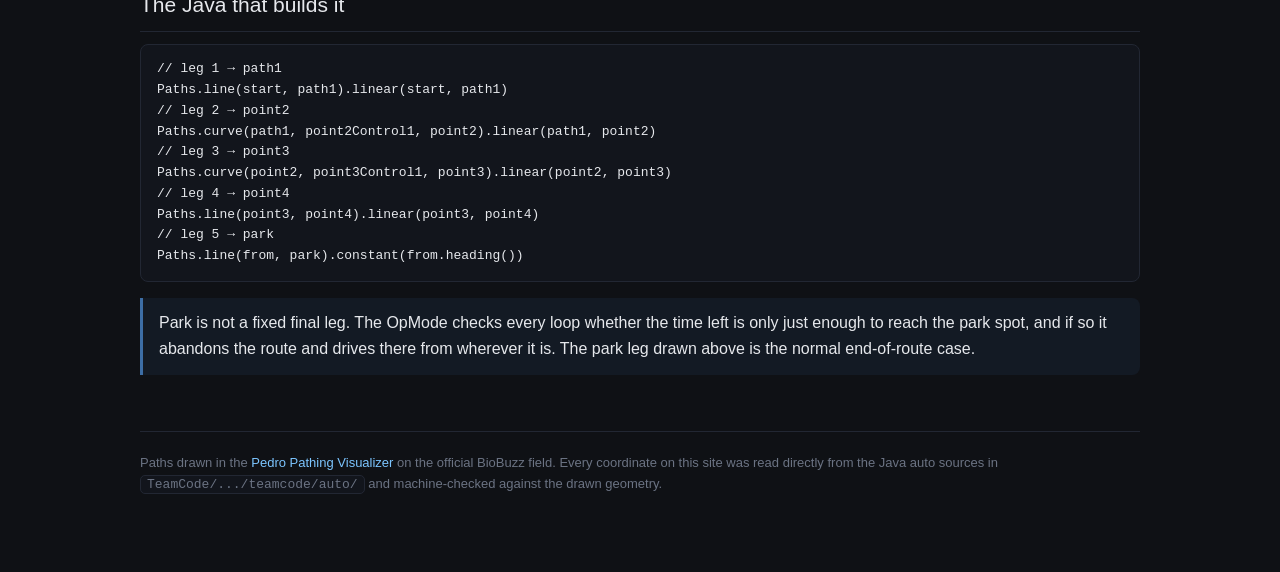
<file: red-left.html>
<!DOCTYPE html>
<html lang="en">
<head>
<meta charset="utf-8">
<meta name="viewport" content="width=device-width, initial-scale=1">
<title>Red Left — BioBuzz Auto Paths</title>
<meta name="description" content="Red Left autonomous route: waypoints, headings and source.">
<link rel="stylesheet" href="style.css">
</head>
<body>
<header class="top"><div class="wrap">
<strong><a href="index.html">BioBuzz Auto Paths</a></strong>
<span class="muted small">Team Absolute Zero &middot; 2026&ndash;2027</span>
<nav><a href="red-left.html">Red Left</a><a href="blue-left.html">Blue Left</a><a href="red-middle.html">Red Middle</a><a href="blue-middle.html">Blue Middle</a><a href="red-right.html">Red Right</a><a href="blue-right.html">Blue Right</a><a href="blue-left-left.html">Blue Left Left</a></nav>
</div></header>
<div class="wrap">

<h1>Red Left</h1>
<p class="lede"><span class="tag red">Red alliance</span> &nbsp; Start
<code>(56, 8)</code> at <code>90&deg;</code> &nbsp;&middot;&nbsp; 4 legs then park
&nbsp;&middot;&nbsp; 211&quot; of path.</p>

<div class="field"><img src="assets/biobuzz-dark.webp" alt="BioBuzz field"><svg viewBox="0 0 141.5 141.5" xmlns="http://www.w3.org/2000/svg" aria-hidden="true"><g transform="matrix(1 0 0 -1 0 141.5)"><g opacity="1"><path fill="none" id="line-1" d="M 56 8 L 10.1435 44.6472" stroke="#4e79a7" stroke-width="0.57" stroke-linecap="round"></path><path fill="none" id="line-2" d="M 10.1435 44.6472 C 19.155833333333334 85.4318 32.283 110.30806666666666 49.525 119.276" stroke="#f28e2b" stroke-width="0.57" stroke-linecap="round"></path><path fill="none" id="line-3" d="M 49.525 119.276 C 35.31386666666667 116.37226666666666 31.820033333333335 120.56486666666667 39.0435 131.8538" stroke="#59a14f" stroke-width="0.57" stroke-linecap="round"></path><path fill="none" id="line-4" d="M 39.0435 131.8538 L 39.8546 121.7491" stroke="#b07aa1" stroke-width="0.57" stroke-linecap="round"></path><path fill="none" id="line-5" d="M 39.8546 121.7491 L 15.3 105.9" stroke="#76b7b2" stroke-width="0.78375" stroke-linecap="round"></path></g><g opacity="1"><circle id="point-0-0" cx="56" cy="8" r="1" fill="#4e79a7"></circle><g id="point-1-0"><circle cx="10.1435" cy="44.6472" r="1" fill="#4e79a7"></circle></g><g id="point-2-0"><circle cx="49.525" cy="119.276" r="1" fill="#f28e2b"></circle></g><g id="point-2-1"><circle cx="23.662" cy="105.8241" r="1" fill="#f28e2b"></circle></g><g id="point-3-0"><circle cx="39.0435" cy="131.8538" r="1" fill="#59a14f"></circle></g><g id="point-3-1"><circle cx="28.2083" cy="114.9204" r="1" fill="#59a14f"></circle></g><g id="point-4-0"><circle cx="39.8546" cy="121.7491" r="1" fill="#b07aa1"></circle></g><g id="point-5-0"><circle cx="15.3" cy="105.9" r="1.75" fill="#76b7b2"></circle></g></g><g transform="translate(10.1435,44.6472) scale(1,-1)"><circle cx="0" cy="0" r="3.1" fill="#4e79a7" fill-opacity="0.9"/><text x="0" y="1.15" text-anchor="middle" font-size="3.4" font-weight="500" fill="#0f1115" font-family="sans-serif">1</text></g><g transform="translate(49.5250,119.2760) scale(1,-1)"><circle cx="0" cy="0" r="3.1" fill="#f28e2b" fill-opacity="0.9"/><text x="0" y="1.15" text-anchor="middle" font-size="3.4" font-weight="500" fill="#0f1115" font-family="sans-serif">2</text></g><g transform="translate(39.0435,131.8538) scale(1,-1)"><circle cx="0" cy="0" r="3.1" fill="#59a14f" fill-opacity="0.9"/><text x="0" y="1.15" text-anchor="middle" font-size="3.4" font-weight="500" fill="#0f1115" font-family="sans-serif">3</text></g><g transform="translate(39.8546,121.7491) scale(1,-1)"><circle cx="0" cy="0" r="3.1" fill="#b07aa1" fill-opacity="0.9"/><text x="0" y="1.15" text-anchor="middle" font-size="3.4" font-weight="500" fill="#0f1115" font-family="sans-serif">4</text></g><g transform="translate(15.3000,105.9000) scale(1,-1)"><circle cx="0" cy="0" r="3.1" fill="#76b7b2" fill-opacity="0.9"/><text x="0" y="1.15" text-anchor="middle" font-size="3.4" font-weight="500" fill="#0f1115" font-family="sans-serif">5</text></g><g transform="translate(56.0000,8.0000) scale(1,-1)"><circle cx="0" cy="0" r="3.1" fill="#ffffff" fill-opacity="0.92"/><text x="0" y="1.15" text-anchor="middle" font-size="3" font-weight="500" fill="#0f1115" font-family="sans-serif">S</text></g></g></svg></div>

<h2>Waypoints</h2>
<p class="small muted">In driving order. &ldquo;Turn&rdquo; is the heading change over that leg;
the robot turns evenly across the whole leg (<code>linear</code>), it does not turn then drive.</p>
<table>
<thead><tr><th>Leg</th><th>Pose</th><th>X</th><th>Y</th><th>Heading</th><th>Turn</th>
<th>Control points</th><th>Length</th><th>Nearest element</th></tr></thead>
<tbody><tr><td><span class='sw' style='background:#4e79a7'></span>1</td><td><code>path1</code></td><td>10.1435</td><td>44.6472</td><td>167&deg;</td><td>+77&deg;</td><td><span class="muted">&mdash;</span></td><td>58.7&quot;</td><td class='muted'>Red Alliance FLOWER (9&quot;)</td></tr><tr><td><span class='sw' style='background:#f28e2b'></span>2</td><td><code>point2</code></td><td>49.5250</td><td>119.2760</td><td>-75&deg;</td><td>+118&deg;</td><td>23.6620, 105.8241</td><td>86.7&quot;</td><td class='muted'>Scoring-Side FLOWER (21&quot;)</td></tr><tr><td><span class='sw' style='background:#59a14f'></span>3</td><td><code>point3</code></td><td>39.0435</td><td>131.8538</td><td>45&deg;</td><td>+120&deg;</td><td>28.2083, 114.9204</td><td>26.5&quot;</td><td class='muted'>Scoring-Side FLOWER (11&quot;)</td></tr><tr><td><span class='sw' style='background:#b07aa1'></span>4</td><td><code>point4</code></td><td>39.8546</td><td>121.7491</td><td>-67&deg;</td><td>-112&deg;</td><td><span class="muted">&mdash;</span></td><td>10.1&quot;</td><td class='muted'>Scoring-Side FLOWER (19&quot;)</td></tr><tr><td><span class='sw' style='background:#76b7b2'></span>5</td><td><code>park</code></td><td>15.3000</td><td>105.9000</td><td>-67&deg;</td><td>+0&deg;</td><td><span class="muted">&mdash;</span></td><td>29.2&quot;</td><td class='muted'>Scoring-Side FLOWER (46&quot;)</td></tr></tbody>
</table>

<div class="note"><p><strong>RedLeftLime1</strong> drives this same route, then runs a Limelight ball search before parking. That search is driven by what the camera sees, so it has no fixed path and cannot be drawn.</p></div>

<h2>Runs as</h2>
<ul><li><code>Red Left Auto</code></li><li><code>1S / 1T / 2T Red Left Auto</code></li><li><code>Red Left Lime 1</code></li><li><code>1S / 1T / 2T Red Left Lime 1</code></li></ul>
<p class="small muted">Source: <code>RedLeftAuto.java</code>, <code>RedLeftLime1.java</code></p>

<h2>The Java that builds it</h2>
<pre><code>// leg 1 → path1
Paths.line(start, path1).linear(start, path1)
// leg 2 → point2
Paths.curve(path1, point2Control1, point2).linear(path1, point2)
// leg 3 → point3
Paths.curve(point2, point3Control1, point3).linear(point2, point3)
// leg 4 → point4
Paths.line(point3, point4).linear(point3, point4)
// leg 5 → park
Paths.line(from, park).constant(from.heading())</code></pre>

<div class="note"><p>Park is not a fixed final leg. The OpMode checks every loop whether the
time left is only just enough to reach the park spot, and if so it abandons the route and
drives there from wherever it is. The park leg drawn above is the normal
end-of-route case.</p></div>

<footer>
Paths drawn in the <a href="https://visualizer.pedropathing.com">Pedro Pathing Visualizer</a>
on the official BioBuzz field. Every coordinate on this site was read directly from the
Java auto sources in <code>TeamCode/.../teamcode/auto/</code> and machine-checked against
the drawn geometry.
</footer>
</div>
</body>
</html>
</file>
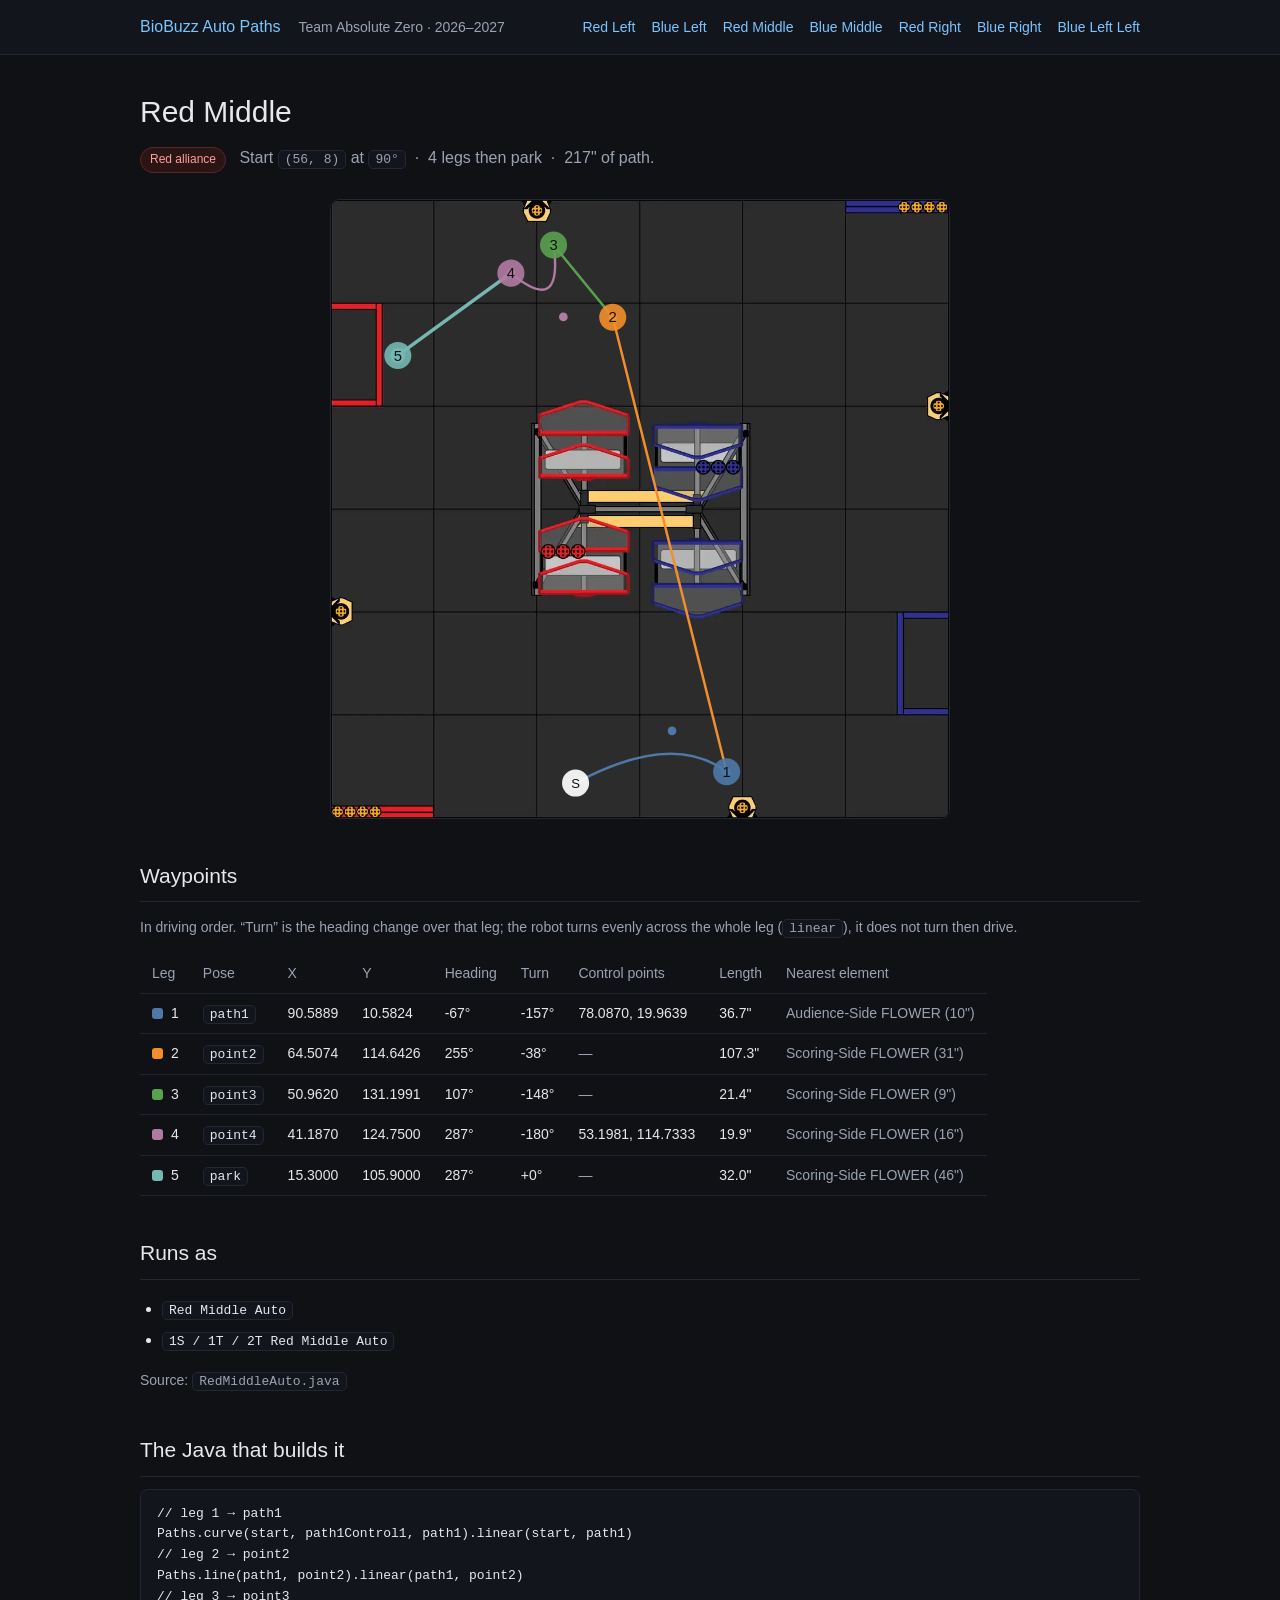
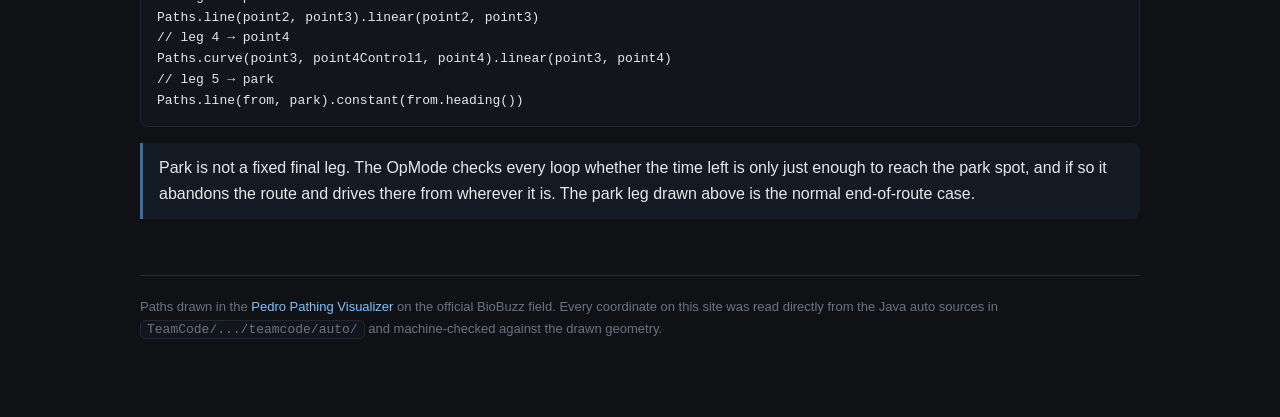
<file: red-middle.html>
<!DOCTYPE html>
<html lang="en">
<head>
<meta charset="utf-8">
<meta name="viewport" content="width=device-width, initial-scale=1">
<title>Red Middle — BioBuzz Auto Paths</title>
<meta name="description" content="Red Middle autonomous route: waypoints, headings and source.">
<link rel="stylesheet" href="style.css">
</head>
<body>
<header class="top"><div class="wrap">
<strong><a href="index.html">BioBuzz Auto Paths</a></strong>
<span class="muted small">Team Absolute Zero &middot; 2026&ndash;2027</span>
<nav><a href="red-left.html">Red Left</a><a href="blue-left.html">Blue Left</a><a href="red-middle.html">Red Middle</a><a href="blue-middle.html">Blue Middle</a><a href="red-right.html">Red Right</a><a href="blue-right.html">Blue Right</a><a href="blue-left-left.html">Blue Left Left</a></nav>
</div></header>
<div class="wrap">

<h1>Red Middle</h1>
<p class="lede"><span class="tag red">Red alliance</span> &nbsp; Start
<code>(56, 8)</code> at <code>90&deg;</code> &nbsp;&middot;&nbsp; 4 legs then park
&nbsp;&middot;&nbsp; 217&quot; of path.</p>

<div class="field"><img src="assets/biobuzz-dark.webp" alt="BioBuzz field"><svg viewBox="0 0 141.5 141.5" xmlns="http://www.w3.org/2000/svg" aria-hidden="true"><g transform="matrix(1 0 0 -1 0 141.5)"><g opacity="1"><path fill="none" id="line-1" d="M 56 8 C 70.72466666666666 15.975933333333332 82.2543 16.83673333333333 90.5889 10.5824" stroke="#4e79a7" stroke-width="0.57" stroke-linecap="round"></path><path fill="none" id="line-2" d="M 90.5889 10.5824 L 64.5074 114.6426" stroke="#f28e2b" stroke-width="0.57" stroke-linecap="round"></path><path fill="none" id="line-3" d="M 64.5074 114.6426 L 50.962 131.1991" stroke="#59a14f" stroke-width="0.57" stroke-linecap="round"></path><path fill="none" id="line-4" d="M 50.962 131.1991 C 52.452733333333335 120.22189999999999 49.194399999999995 118.0722 41.187 124.75" stroke="#b07aa1" stroke-width="0.57" stroke-linecap="round"></path><path fill="none" id="line-5" d="M 41.187 124.75 L 15.3 105.9" stroke="#76b7b2" stroke-width="0.78375" stroke-linecap="round"></path></g><g opacity="1"><circle id="point-0-0" cx="56" cy="8" r="1" fill="#4e79a7"></circle><g id="point-1-0"><circle cx="90.5889" cy="10.5824" r="1" fill="#4e79a7"></circle></g><g id="point-1-1"><circle cx="78.087" cy="19.9639" r="1" fill="#4e79a7"></circle></g><g id="point-2-0"><circle cx="64.5074" cy="114.6426" r="1" fill="#f28e2b"></circle></g><g id="point-3-0"><circle cx="50.962" cy="131.1991" r="1" fill="#59a14f"></circle></g><g id="point-4-0"><circle cx="41.187" cy="124.75" r="1" fill="#b07aa1"></circle></g><g id="point-4-1"><circle cx="53.1981" cy="114.7333" r="1" fill="#b07aa1"></circle></g><g id="point-5-0"><circle cx="15.3" cy="105.9" r="1.75" fill="#76b7b2"></circle></g></g><g transform="translate(90.5889,10.5824) scale(1,-1)"><circle cx="0" cy="0" r="3.1" fill="#4e79a7" fill-opacity="0.9"/><text x="0" y="1.15" text-anchor="middle" font-size="3.4" font-weight="500" fill="#0f1115" font-family="sans-serif">1</text></g><g transform="translate(64.5074,114.6426) scale(1,-1)"><circle cx="0" cy="0" r="3.1" fill="#f28e2b" fill-opacity="0.9"/><text x="0" y="1.15" text-anchor="middle" font-size="3.4" font-weight="500" fill="#0f1115" font-family="sans-serif">2</text></g><g transform="translate(50.9620,131.1991) scale(1,-1)"><circle cx="0" cy="0" r="3.1" fill="#59a14f" fill-opacity="0.9"/><text x="0" y="1.15" text-anchor="middle" font-size="3.4" font-weight="500" fill="#0f1115" font-family="sans-serif">3</text></g><g transform="translate(41.1870,124.7500) scale(1,-1)"><circle cx="0" cy="0" r="3.1" fill="#b07aa1" fill-opacity="0.9"/><text x="0" y="1.15" text-anchor="middle" font-size="3.4" font-weight="500" fill="#0f1115" font-family="sans-serif">4</text></g><g transform="translate(15.3000,105.9000) scale(1,-1)"><circle cx="0" cy="0" r="3.1" fill="#76b7b2" fill-opacity="0.9"/><text x="0" y="1.15" text-anchor="middle" font-size="3.4" font-weight="500" fill="#0f1115" font-family="sans-serif">5</text></g><g transform="translate(56.0000,8.0000) scale(1,-1)"><circle cx="0" cy="0" r="3.1" fill="#ffffff" fill-opacity="0.92"/><text x="0" y="1.15" text-anchor="middle" font-size="3" font-weight="500" fill="#0f1115" font-family="sans-serif">S</text></g></g></svg></div>

<h2>Waypoints</h2>
<p class="small muted">In driving order. &ldquo;Turn&rdquo; is the heading change over that leg;
the robot turns evenly across the whole leg (<code>linear</code>), it does not turn then drive.</p>
<table>
<thead><tr><th>Leg</th><th>Pose</th><th>X</th><th>Y</th><th>Heading</th><th>Turn</th>
<th>Control points</th><th>Length</th><th>Nearest element</th></tr></thead>
<tbody><tr><td><span class='sw' style='background:#4e79a7'></span>1</td><td><code>path1</code></td><td>90.5889</td><td>10.5824</td><td>-67&deg;</td><td>-157&deg;</td><td>78.0870, 19.9639</td><td>36.7&quot;</td><td class='muted'>Audience-Side FLOWER (10&quot;)</td></tr><tr><td><span class='sw' style='background:#f28e2b'></span>2</td><td><code>point2</code></td><td>64.5074</td><td>114.6426</td><td>255&deg;</td><td>-38&deg;</td><td><span class="muted">&mdash;</span></td><td>107.3&quot;</td><td class='muted'>Scoring-Side FLOWER (31&quot;)</td></tr><tr><td><span class='sw' style='background:#59a14f'></span>3</td><td><code>point3</code></td><td>50.9620</td><td>131.1991</td><td>107&deg;</td><td>-148&deg;</td><td><span class="muted">&mdash;</span></td><td>21.4&quot;</td><td class='muted'>Scoring-Side FLOWER (9&quot;)</td></tr><tr><td><span class='sw' style='background:#b07aa1'></span>4</td><td><code>point4</code></td><td>41.1870</td><td>124.7500</td><td>287&deg;</td><td>-180&deg;</td><td>53.1981, 114.7333</td><td>19.9&quot;</td><td class='muted'>Scoring-Side FLOWER (16&quot;)</td></tr><tr><td><span class='sw' style='background:#76b7b2'></span>5</td><td><code>park</code></td><td>15.3000</td><td>105.9000</td><td>287&deg;</td><td>+0&deg;</td><td><span class="muted">&mdash;</span></td><td>32.0&quot;</td><td class='muted'>Scoring-Side FLOWER (46&quot;)</td></tr></tbody>
</table>



<h2>Runs as</h2>
<ul><li><code>Red Middle Auto</code></li><li><code>1S / 1T / 2T Red Middle Auto</code></li></ul>
<p class="small muted">Source: <code>RedMiddleAuto.java</code></p>

<h2>The Java that builds it</h2>
<pre><code>// leg 1 → path1
Paths.curve(start, path1Control1, path1).linear(start, path1)
// leg 2 → point2
Paths.line(path1, point2).linear(path1, point2)
// leg 3 → point3
Paths.line(point2, point3).linear(point2, point3)
// leg 4 → point4
Paths.curve(point3, point4Control1, point4).linear(point3, point4)
// leg 5 → park
Paths.line(from, park).constant(from.heading())</code></pre>

<div class="note"><p>Park is not a fixed final leg. The OpMode checks every loop whether the
time left is only just enough to reach the park spot, and if so it abandons the route and
drives there from wherever it is. The park leg drawn above is the normal
end-of-route case.</p></div>

<footer>
Paths drawn in the <a href="https://visualizer.pedropathing.com">Pedro Pathing Visualizer</a>
on the official BioBuzz field. Every coordinate on this site was read directly from the
Java auto sources in <code>TeamCode/.../teamcode/auto/</code> and machine-checked against
the drawn geometry.
</footer>
</div>
</body>
</html>
</file>
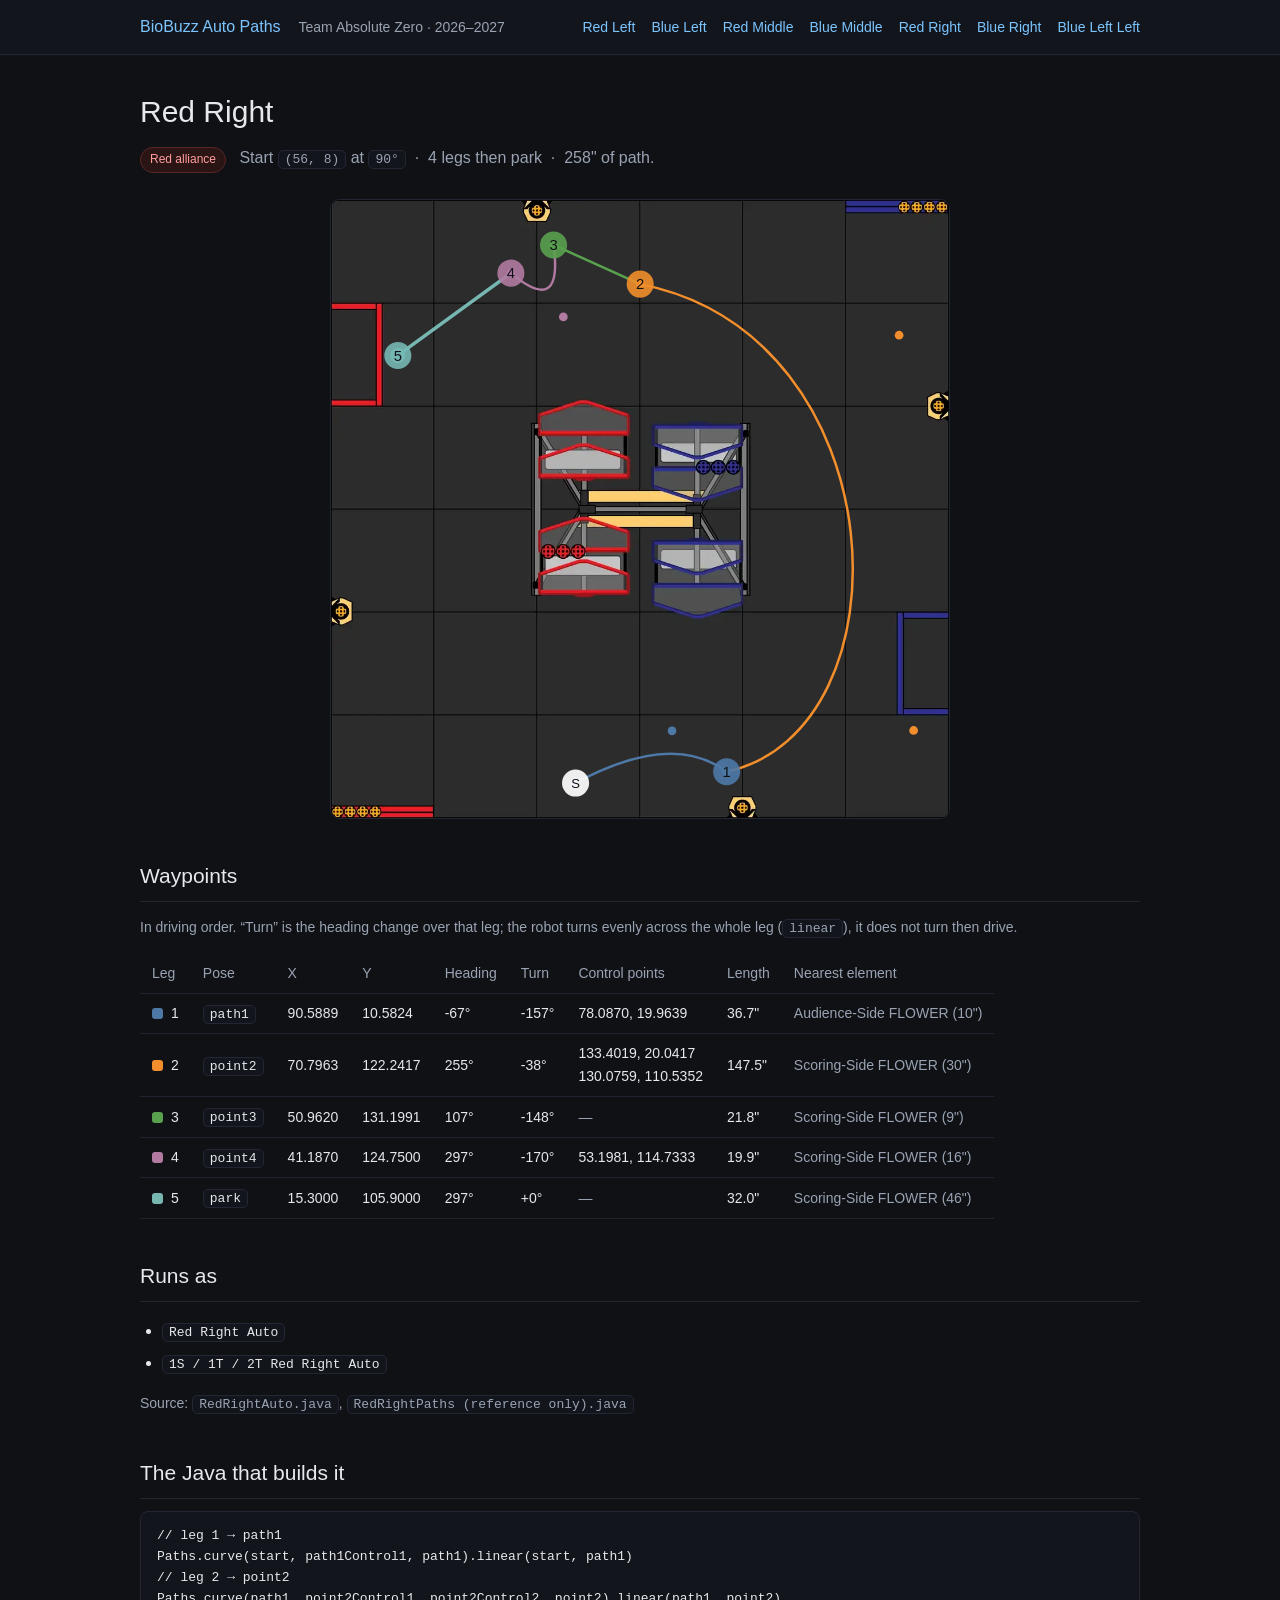
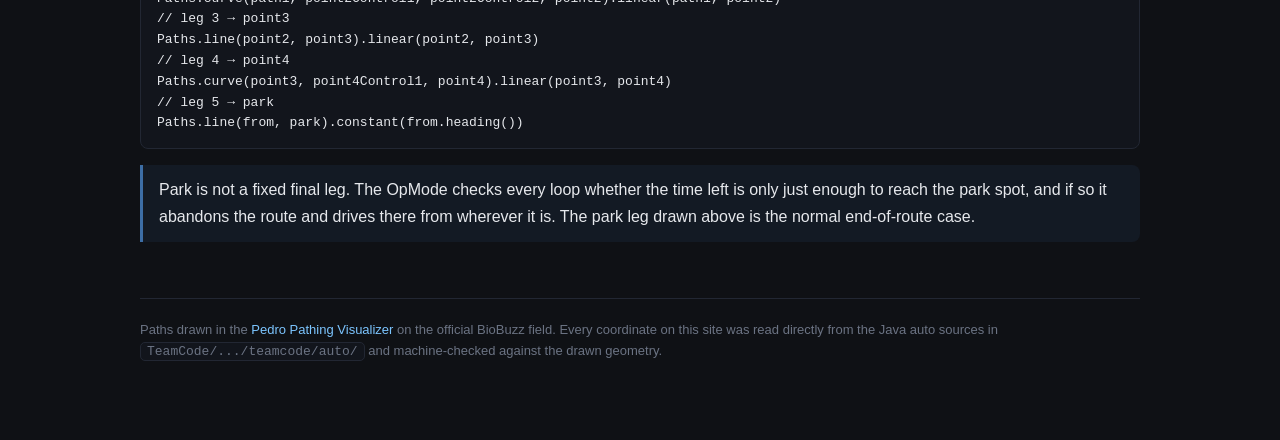
<file: red-right.html>
<!DOCTYPE html>
<html lang="en">
<head>
<meta charset="utf-8">
<meta name="viewport" content="width=device-width, initial-scale=1">
<title>Red Right — BioBuzz Auto Paths</title>
<meta name="description" content="Red Right autonomous route: waypoints, headings and source.">
<link rel="stylesheet" href="style.css">
</head>
<body>
<header class="top"><div class="wrap">
<strong><a href="index.html">BioBuzz Auto Paths</a></strong>
<span class="muted small">Team Absolute Zero &middot; 2026&ndash;2027</span>
<nav><a href="red-left.html">Red Left</a><a href="blue-left.html">Blue Left</a><a href="red-middle.html">Red Middle</a><a href="blue-middle.html">Blue Middle</a><a href="red-right.html">Red Right</a><a href="blue-right.html">Blue Right</a><a href="blue-left-left.html">Blue Left Left</a></nav>
</div></header>
<div class="wrap">

<h1>Red Right</h1>
<p class="lede"><span class="tag red">Red alliance</span> &nbsp; Start
<code>(56, 8)</code> at <code>90&deg;</code> &nbsp;&middot;&nbsp; 4 legs then park
&nbsp;&middot;&nbsp; 258&quot; of path.</p>

<div class="field"><img src="assets/biobuzz-dark.webp" alt="BioBuzz field"><svg viewBox="0 0 141.5 141.5" xmlns="http://www.w3.org/2000/svg" aria-hidden="true"><g transform="matrix(1 0 0 -1 0 141.5)"><g opacity="1"><path fill="none" id="line-1" d="M 56 8 C 70.72466666666666 15.975933333333332 82.2543 16.83673333333333 90.5889 10.5824" stroke="#4e79a7" stroke-width="0.57" stroke-linecap="round"></path><path fill="none" id="line-2" d="M 90.5889 10.5824 C 133.4019 20.0417 130.0759 110.5352 70.7963 122.2417" stroke="#f28e2b" stroke-width="0.57" stroke-linecap="round"></path><path fill="none" id="line-3" d="M 70.7963 122.2417 L 50.962 131.1991" stroke="#59a14f" stroke-width="0.57" stroke-linecap="round"></path><path fill="none" id="line-4" d="M 50.962 131.1991 C 52.452733333333335 120.22189999999999 49.194399999999995 118.0722 41.187 124.75" stroke="#b07aa1" stroke-width="0.57" stroke-linecap="round"></path><path fill="none" id="line-5" d="M 41.187 124.75 L 15.3 105.9" stroke="#76b7b2" stroke-width="0.78375" stroke-linecap="round"></path></g><g opacity="1"><circle id="point-0-0" cx="56" cy="8" r="1" fill="#4e79a7"></circle><g id="point-1-0"><circle cx="90.5889" cy="10.5824" r="1" fill="#4e79a7"></circle></g><g id="point-1-1"><circle cx="78.087" cy="19.9639" r="1" fill="#4e79a7"></circle></g><g id="point-2-0"><circle cx="70.7963" cy="122.2417" r="1" fill="#f28e2b"></circle></g><g id="point-2-1"><circle cx="133.4019" cy="20.0417" r="1" fill="#f28e2b"></circle></g><g id="point-2-2"><circle cx="130.0759" cy="110.5352" r="1" fill="#f28e2b"></circle></g><g id="point-3-0"><circle cx="50.962" cy="131.1991" r="1" fill="#59a14f"></circle></g><g id="point-4-0"><circle cx="41.187" cy="124.75" r="1" fill="#b07aa1"></circle></g><g id="point-4-1"><circle cx="53.1981" cy="114.7333" r="1" fill="#b07aa1"></circle></g><g id="point-5-0"><circle cx="15.3" cy="105.9" r="1.75" fill="#76b7b2"></circle></g></g><g transform="translate(90.5889,10.5824) scale(1,-1)"><circle cx="0" cy="0" r="3.1" fill="#4e79a7" fill-opacity="0.9"/><text x="0" y="1.15" text-anchor="middle" font-size="3.4" font-weight="500" fill="#0f1115" font-family="sans-serif">1</text></g><g transform="translate(70.7963,122.2417) scale(1,-1)"><circle cx="0" cy="0" r="3.1" fill="#f28e2b" fill-opacity="0.9"/><text x="0" y="1.15" text-anchor="middle" font-size="3.4" font-weight="500" fill="#0f1115" font-family="sans-serif">2</text></g><g transform="translate(50.9620,131.1991) scale(1,-1)"><circle cx="0" cy="0" r="3.1" fill="#59a14f" fill-opacity="0.9"/><text x="0" y="1.15" text-anchor="middle" font-size="3.4" font-weight="500" fill="#0f1115" font-family="sans-serif">3</text></g><g transform="translate(41.1870,124.7500) scale(1,-1)"><circle cx="0" cy="0" r="3.1" fill="#b07aa1" fill-opacity="0.9"/><text x="0" y="1.15" text-anchor="middle" font-size="3.4" font-weight="500" fill="#0f1115" font-family="sans-serif">4</text></g><g transform="translate(15.3000,105.9000) scale(1,-1)"><circle cx="0" cy="0" r="3.1" fill="#76b7b2" fill-opacity="0.9"/><text x="0" y="1.15" text-anchor="middle" font-size="3.4" font-weight="500" fill="#0f1115" font-family="sans-serif">5</text></g><g transform="translate(56.0000,8.0000) scale(1,-1)"><circle cx="0" cy="0" r="3.1" fill="#ffffff" fill-opacity="0.92"/><text x="0" y="1.15" text-anchor="middle" font-size="3" font-weight="500" fill="#0f1115" font-family="sans-serif">S</text></g></g></svg></div>

<h2>Waypoints</h2>
<p class="small muted">In driving order. &ldquo;Turn&rdquo; is the heading change over that leg;
the robot turns evenly across the whole leg (<code>linear</code>), it does not turn then drive.</p>
<table>
<thead><tr><th>Leg</th><th>Pose</th><th>X</th><th>Y</th><th>Heading</th><th>Turn</th>
<th>Control points</th><th>Length</th><th>Nearest element</th></tr></thead>
<tbody><tr><td><span class='sw' style='background:#4e79a7'></span>1</td><td><code>path1</code></td><td>90.5889</td><td>10.5824</td><td>-67&deg;</td><td>-157&deg;</td><td>78.0870, 19.9639</td><td>36.7&quot;</td><td class='muted'>Audience-Side FLOWER (10&quot;)</td></tr><tr><td><span class='sw' style='background:#f28e2b'></span>2</td><td><code>point2</code></td><td>70.7963</td><td>122.2417</td><td>255&deg;</td><td>-38&deg;</td><td>133.4019, 20.0417<br>130.0759, 110.5352</td><td>147.5&quot;</td><td class='muted'>Scoring-Side FLOWER (30&quot;)</td></tr><tr><td><span class='sw' style='background:#59a14f'></span>3</td><td><code>point3</code></td><td>50.9620</td><td>131.1991</td><td>107&deg;</td><td>-148&deg;</td><td><span class="muted">&mdash;</span></td><td>21.8&quot;</td><td class='muted'>Scoring-Side FLOWER (9&quot;)</td></tr><tr><td><span class='sw' style='background:#b07aa1'></span>4</td><td><code>point4</code></td><td>41.1870</td><td>124.7500</td><td>297&deg;</td><td>-170&deg;</td><td>53.1981, 114.7333</td><td>19.9&quot;</td><td class='muted'>Scoring-Side FLOWER (16&quot;)</td></tr><tr><td><span class='sw' style='background:#76b7b2'></span>5</td><td><code>park</code></td><td>15.3000</td><td>105.9000</td><td>297&deg;</td><td>+0&deg;</td><td><span class="muted">&mdash;</span></td><td>32.0&quot;</td><td class='muted'>Scoring-Side FLOWER (46&quot;)</td></tr></tbody>
</table>



<h2>Runs as</h2>
<ul><li><code>Red Right Auto</code></li><li><code>1S / 1T / 2T Red Right Auto</code></li></ul>
<p class="small muted">Source: <code>RedRightAuto.java</code>, <code>RedRightPaths (reference only).java</code></p>

<h2>The Java that builds it</h2>
<pre><code>// leg 1 → path1
Paths.curve(start, path1Control1, path1).linear(start, path1)
// leg 2 → point2
Paths.curve(path1, point2Control1, point2Control2, point2).linear(path1, point2)
// leg 3 → point3
Paths.line(point2, point3).linear(point2, point3)
// leg 4 → point4
Paths.curve(point3, point4Control1, point4).linear(point3, point4)
// leg 5 → park
Paths.line(from, park).constant(from.heading())</code></pre>

<div class="note"><p>Park is not a fixed final leg. The OpMode checks every loop whether the
time left is only just enough to reach the park spot, and if so it abandons the route and
drives there from wherever it is. The park leg drawn above is the normal
end-of-route case.</p></div>

<footer>
Paths drawn in the <a href="https://visualizer.pedropathing.com">Pedro Pathing Visualizer</a>
on the official BioBuzz field. Every coordinate on this site was read directly from the
Java auto sources in <code>TeamCode/.../teamcode/auto/</code> and machine-checked against
the drawn geometry.
</footer>
</div>
</body>
</html>
</file>
<file: style.css>
*{box-sizing:border-box}
body{margin:0;background:#0f1115;color:#e6e8ec;
 font:16px/1.65 -apple-system,BlinkMacSystemFont,"Segoe UI",Roboto,Helvetica,Arial,sans-serif}
a{color:#7cc5ff;text-decoration:none}
a:hover{text-decoration:underline}
.wrap{max-width:1040px;margin:0 auto;padding:32px 20px 80px}
header.top{border-bottom:1px solid #222733;background:#12151c;position:sticky;top:0;z-index:10}
header.top .wrap{padding:14px 20px;display:flex;gap:18px;align-items:center;flex-wrap:wrap}
header.top strong{font-weight:500}
header.top nav{margin-left:auto;display:flex;gap:16px;flex-wrap:wrap;font-size:14px}
h1{font-size:30px;font-weight:500;margin:0 0 8px}
h2{font-size:21px;font-weight:500;margin:40px 0 12px;padding-bottom:8px;border-bottom:1px solid #222733}
h3{font-size:17px;font-weight:500;margin:26px 0 8px}
p.lede{color:#9aa3b2;margin:0 0 26px;max-width:72ch}
.muted{color:#9aa3b2}
.small{font-size:14px}
.field{position:relative;width:100%;max-width:620px;aspect-ratio:1/1;margin:0 auto;
 background:#000;border:1px solid #222733;border-radius:10px;overflow:hidden}
.field img{position:absolute;inset:0;width:100%;height:100%;display:block}
.field svg{position:absolute;inset:0;width:100%;height:100%}
.grid{display:grid;grid-template-columns:repeat(auto-fill,minmax(290px,1fr));gap:20px;margin-top:22px}
.card{background:#151924;border:1px solid #222733;border-radius:10px;padding:14px;display:block;color:inherit}
.card:hover{border-color:#39414f;text-decoration:none}
.card .field{max-width:none;border:none;border-radius:6px}
.card h3{margin:12px 0 2px;font-size:16px}
.tag{display:inline-block;font-size:12px;padding:2px 9px;border-radius:999px;border:1px solid}
.tag.red{color:#ff9d9d;border-color:#5b2626;background:#2a1414}
.tag.blue{color:#9dc7ff;border-color:#24395b;background:#131f2e}
table{border-collapse:collapse;width:100%;font-size:14px;margin:10px 0 4px;display:block;overflow-x:auto}
th,td{text-align:left;padding:8px 12px;border-bottom:1px solid #1e2430;white-space:nowrap}
th{color:#9aa3b2;font-weight:500}
tbody tr:hover{background:#151924}
.sw{display:inline-block;width:11px;height:11px;border-radius:3px;margin-right:8px;vertical-align:-1px}
code{font-family:ui-monospace,SFMono-Regular,Menlo,monospace;font-size:13px;
 background:#12151c;border:1px solid #222733;border-radius:5px;padding:1px 6px}
pre{background:#12151c;border:1px solid #222733;border-radius:8px;padding:14px 16px;
 overflow-x:auto;font-size:13px;line-height:1.6;margin:10px 0}
pre code{background:none;border:none;padding:0}
.note{border-left:3px solid #3d6ea5;background:#131a24;padding:12px 16px;margin:16px 0;border-radius:0 8px 8px 0}
.note.warn{border-left-color:#a5823d;background:#211c13}
.note p{margin:0}
.note p + p{margin-top:8px}
ul{padding-left:22px}
li{margin:5px 0}
footer{margin-top:56px;padding-top:20px;border-top:1px solid #222733;color:#6b7383;font-size:13px}
</file>
